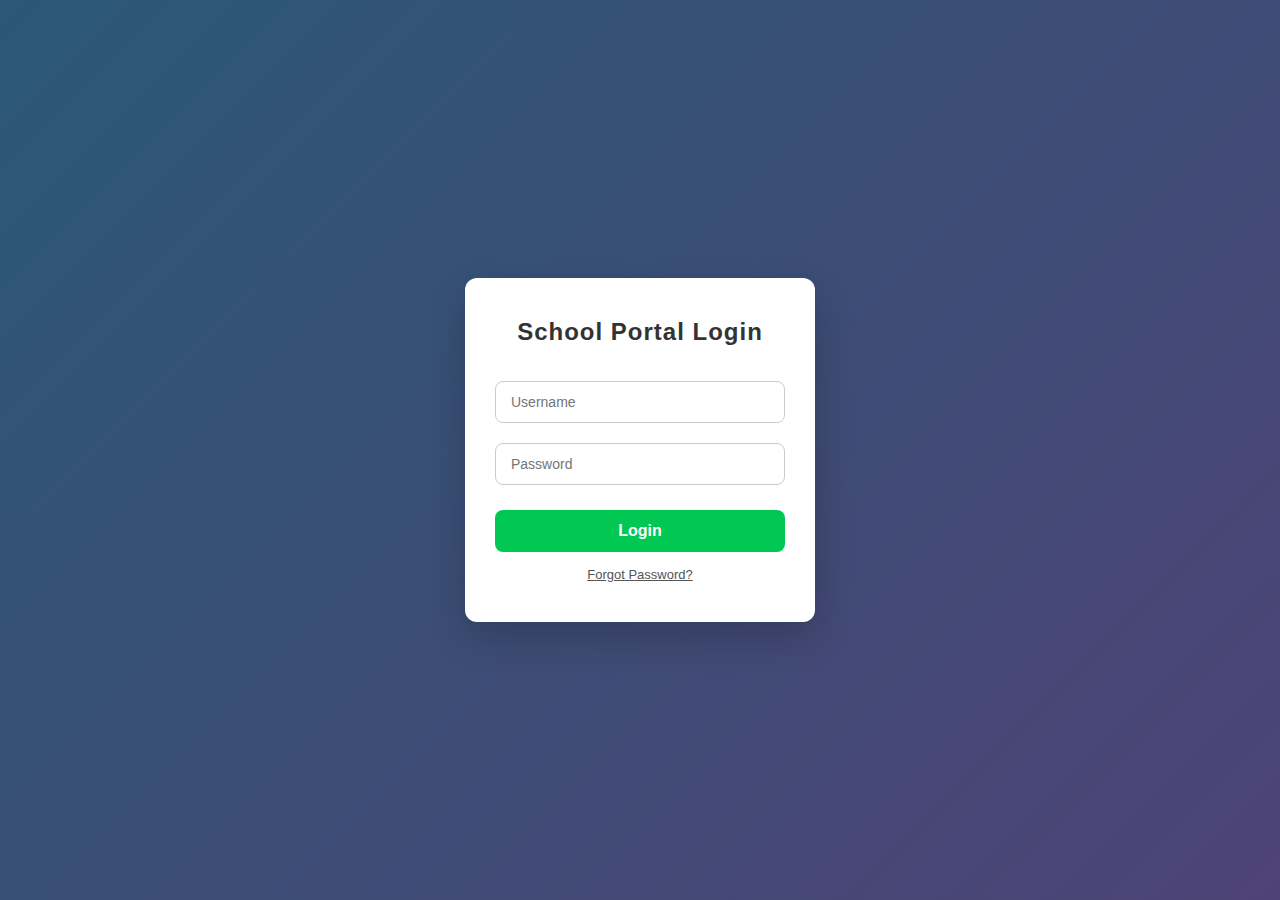
<file: index.html>
<!DOCTYPE html>
<html lang="en">
<head>
<meta charset="UTF-8">
<meta name="viewport" content="width=device-width, initial-scale=1.0">
<title>School Portal - Login</title>
<link rel="stylesheet" href="style.css">
</head>
<body>

<div class="login-container">
    <div class="login-card">
        <h2>School Portal Login</h2>
        <input type="text" id="user" placeholder="Username">
        <input type="password" id="pass" placeholder="Password">
        <button onclick="login()">Login</button>
        <p class="forgot" onclick="forgotPassword()">Forgot Password?</p>
    </div>
</div>

<script src="script.js"></script>
</body>
</html>
</file>
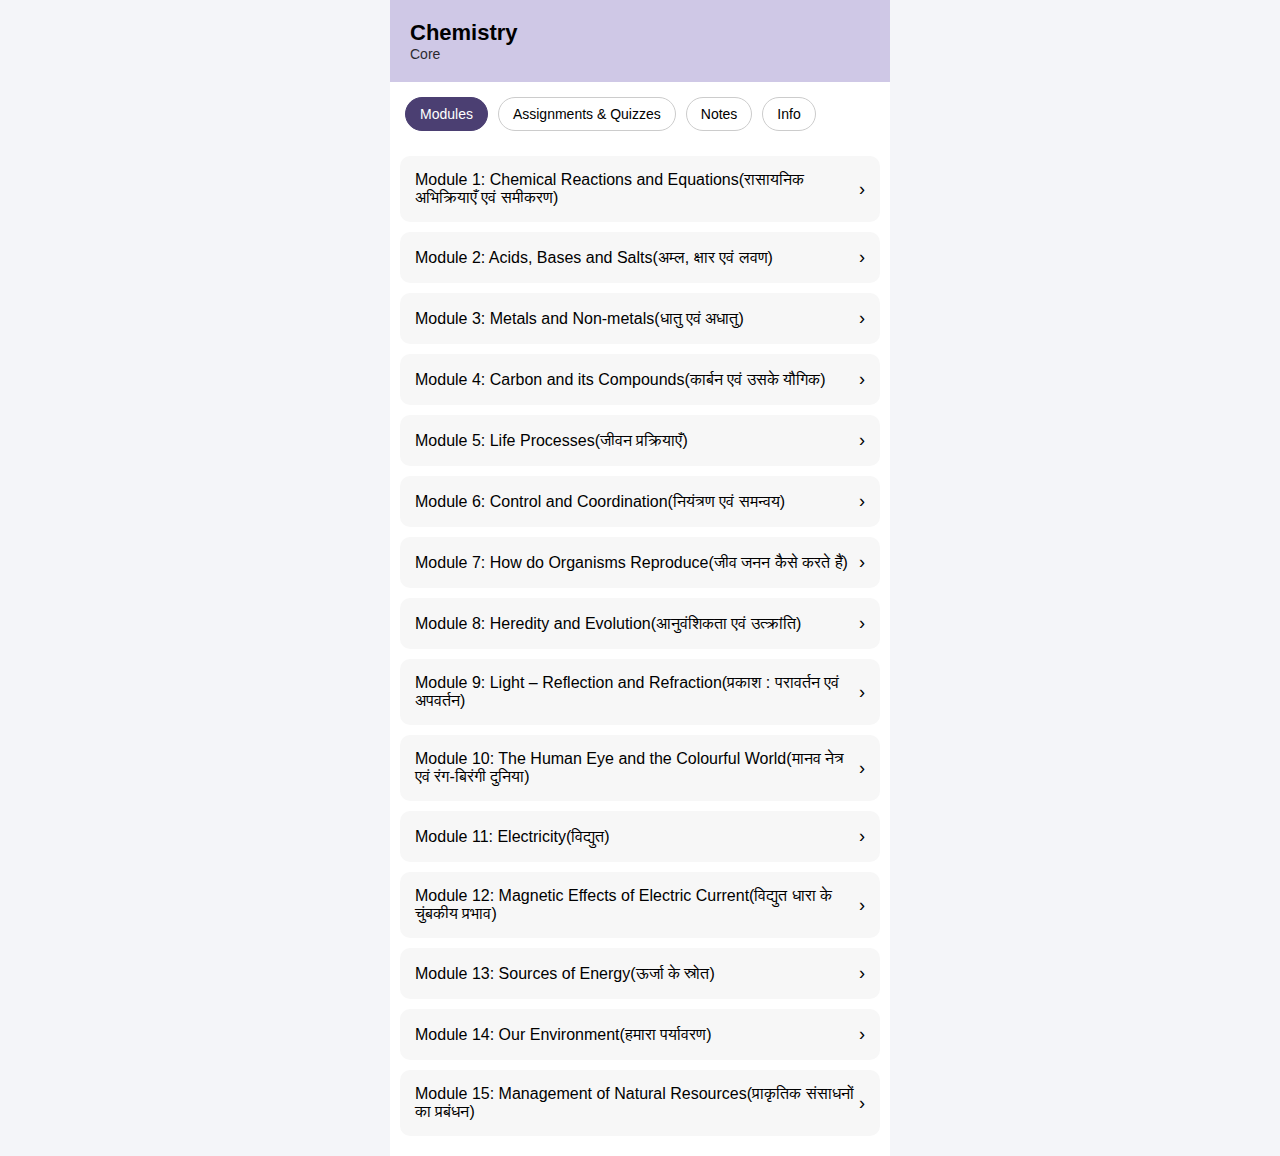
<file: Assignment10th.html>
<!DOCTYPE html>
<html lang="en">
<head>
<meta charset="UTF-8">
<meta name="viewport" content="width=device-width, initial-scale=1.0">
<title>Chemistry</title>

<style>
*{
  margin:0;
  padding:0;
  box-sizing:border-box;
  font-family: Arial, Helvetica, sans-serif;
}

body{
  background:#f4f5f9;
}

.app{
  max-width:500px;
  margin:0 auto;
  background:#fff;
  min-height:100vh;
}

/* header */
.header{
  background:#cfc8e6;
  padding:20px;
}
.header h1{
  font-size:22px;
}
.header p{
  font-size:14px;
  opacity:0.8;
}

/* tabs */
.tabs{
  display:flex;
  gap:10px;
  padding:15px;
  flex-wrap:wrap;
}
.tab{
  padding:8px 14px;
  border:1px solid #ccc;
  border-radius:20px;
  font-size:14px;
  cursor:pointer;
}
.tab.active{
  background:#4b3f72;
  color:#fff;
  border-color:#4b3f72;
}

/* list */
.list{
  padding:10px;
}
.item{
  background:#f7f7f7;
  padding:15px;
  margin-bottom:10px;
  border-radius:10px;
  display:flex;
  justify-content:space-between;
  align-items:center;
  cursor:pointer;
}
.item:hover{
  background:#ececec;
}
.arrow{
  font-size:18px;
}
</style>
</head>

<body>

<div class="app">

  <!-- Header -->
  <div class="header">
    <h1>Chemistry</h1>
    <p>Core</p>
  </div>

  <!-- Tabs -->
  <div class="tabs">
    <div class="tab active" onclick="showContent('modules', this)">Modules</div>
    <div class="tab" onclick="showContent('assignments', this)">Assignments & Quizzes</div>
    <div class="tab" onclick="showContent('notes', this)">Notes</div>
    <div class="tab" onclick="showContent('info', this)">Info</div>
  </div>

  <!-- Dynamic Content -->
  <div class="list" id="content"></div>

</div>

<script>
function showContent(type, el){

  document.querySelectorAll('.tab').forEach(tab=>{
    tab.classList.remove('active');
  });
  el.classList.add('active');

  const content = document.getElementById("content");

  if(type === "modules"){
    content.innerHTML = `
      <div class="item">Module 1: Chemical Reactions and Equations(रासायनिक अभिक्रियाएँ एवं समीकरण) <span class="arrow">›</span></div>
      <div class="item">Module 2: Acids, Bases and Salts(अम्ल, क्षार एवं लवण) <span class="arrow">›</span></div>
      <div class="item">Module 3: Metals and Non-metals(धातु एवं अधातु) <span class="arrow">›</span></div>
      <div class="item">Module 4: Carbon and its Compounds(कार्बन एवं उसके यौगिक) <span class="arrow">›</span></div>
      <div class="item">Module 5: Life Processes(जीवन प्रक्रियाएँ) <span class="arrow">›</span></div>
      <div class="item">Module 6: Control and Coordination(नियंत्रण एवं समन्वय) <span class="arrow">›</span></div>
      <div class="item">Module 7: How do Organisms Reproduce(जीव जनन कैसे करते हैं) <span class="arrow">›</span></div>
      <div class="item">Module 8: Heredity and Evolution(आनुवंशिकता एवं उत्क्रांति) <span class="arrow">›</span></div>
      <div class="item">Module 9: Light – Reflection and Refraction(प्रकाश : परावर्तन एवं अपवर्तन) <span class="arrow">›</span></div>
      <div class="item">Module 10: The Human Eye and the Colourful World(मानव नेत्र एवं रंग-बिरंगी दुनिया) <span class="arrow">›</span></div>
      <div class="item">Module 11: Electricity(विद्युत) <span class="arrow">›</span></div>
      <div class="item">Module 12: Magnetic Effects of Electric Current(विद्युत धारा के चुंबकीय प्रभाव) <span class="arrow">›</span></div>
      <div class="item">Module 13: Sources of Energy(ऊर्जा के स्रोत) <span class="arrow">›</span></div>
      <div class="item">Module 14: Our Environment(हमारा पर्यावरण) <span class="arrow">›</span></div>
      <div class="item">Module 15: Management of Natural Resources(प्राकृतिक संसाधनों का प्रबंधन) <span class="arrow">›</span></div>
      
    `;
  }

  else if(type === "assignments"){
  content.innerHTML = `
    <div class="item">
      <span>Module 1: Chemical Reactions and Equations</span>
      <input type="file" onchange="uploadAssignment(this, 1)">
    </div>

    <div class="item">
      <span>Module 2: Acids, Bases and Salts</span>
      <input type="file" onchange="uploadAssignment(this, 2)">
    </div>

    <div class="item">
      <span>Module 3: Metals and Non-metals</span>
      <input type="file" onchange="uploadAssignment(this, 3)">
    </div>

    <div class="item">
      <span>Module 4: Carbon and its Compounds</span>
      <input type="file" onchange="uploadAssignment(this, 4)">
    </div>

    <div class="item">
      <span>Module 5: Life Processes</span>
      <input type="file" onchange="uploadAssignment(this, 5)">
    </div>

    <div class="item">
      <span>Module 6: Control and Coordination</span>
      <input type="file" onchange="uploadAssignment(this, 5)">
    </div>

    <div class="item">
      <span>Module 7: How do Organisms Reproduce</span>
      <input type="file" onchange="uploadAssignment(this, 5)">
    </div>

    <div class="item">
      <span>Module 8: Heredity and Evolution</span>
      <input type="file" onchange="uploadAssignment(this, 5)">
    </div>

    <div class="item">
      <span>Module 9: Light – Reflection and Refraction</span>
      <input type="file" onchange="uploadAssignment(this, 5)">
    </div>

    <div class="item">
      <span>Module 10: The Human Eye and the Colourful World</span>
      <input type="file" onchange="uploadAssignment(this, 5)">
    </div>

    <div class="item">
      <span>Module 11: Electricity</span>
      <input type="file" onchange="uploadAssignment(this, 5)">
    </div>

    <div class="item">
      <span>Module 12: Magnetic Effects of Electric Current</span>
      <input type="file" onchange="uploadAssignment(this, 5)">
    </div>

    <div class="item">
      <span>Module 13: Sources of Energy</span>
      <input type="file" onchange="uploadAssignment(this, 5)">
    </div>

    <div class="item">
      <span>Module 14: Our Environment</span>
      <input type="file" onchange="uploadAssignment(this, 5)">
    </div>

    <div class="item">
      <span>Module 14: Management of Natural Resources</span>
      <input type="file" onchange="uploadAssignment(this, 5)">
    </div>
  `;
}

  else if(type === "notes"){
    content.innerHTML = `
      <div class="item">Notes PDF – Unit 1 <span class="arrow">›</span></div>
      <div class="item">Notes PDF – Unit 2 <span class="arrow">›</span></div>
      <div class="item">Notes PDF – Unit 3 <span class="arrow">›</span></div>
    `;
  }

  else if(type === "info"){
    content.innerHTML = `
      <div class="item">Subject: Chemistry</div>
      <div class="item">Class: 10</div>
      <div class="item">Board: UP Board</div>
    `;
  }
}

function uploadAssignment(input, moduleNo){
  if(input.files.length > 0){
    const fileName = input.files[0].name;
    alert("Assignment uploaded for Module " + moduleNo + "\nFile: " + fileName);
  }
}


/* default load */
showContent('modules', document.querySelector('.tab'));
</script>

</body>
</html>
</file>
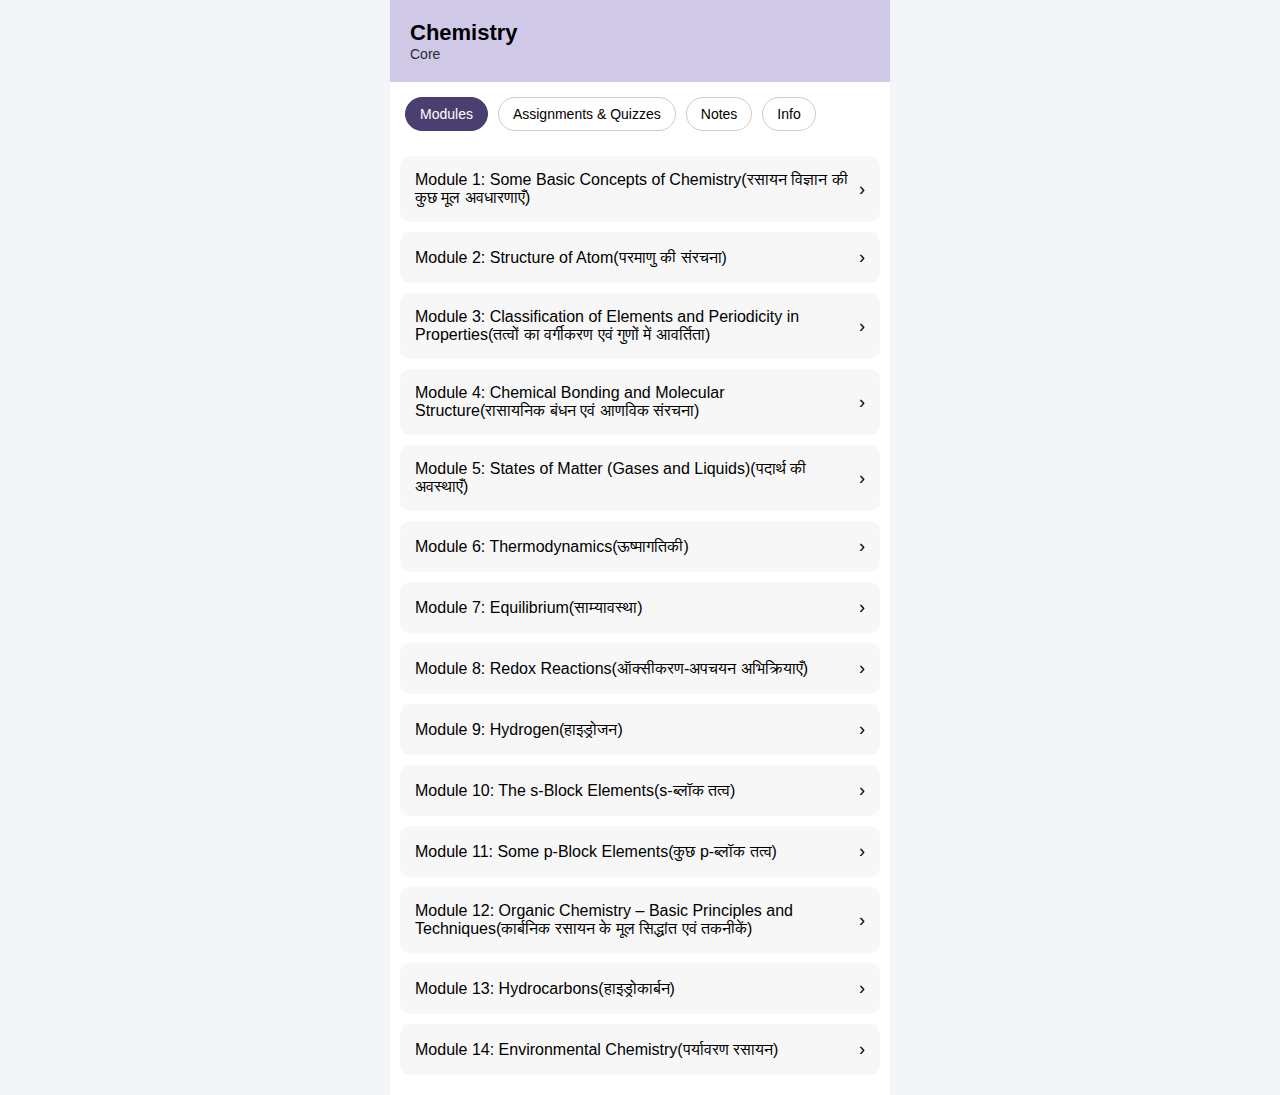
<file: Assignment11th.html>
<!DOCTYPE html>
<html lang="en">
<head>
<meta charset="UTF-8">
<meta name="viewport" content="width=device-width, initial-scale=1.0">
<title>Chemistry</title>

<style>
*{
  margin:0;
  padding:0;
  box-sizing:border-box;
  font-family: Arial, Helvetica, sans-serif;
}

body{
  background:#f4f5f9;
}

.app{
  max-width:500px;
  margin:0 auto;
  background:#fff;
  min-height:100vh;
}

/* header */
.header{
  background:#cfc8e6;
  padding:20px;
}
.header h1{
  font-size:22px;
}
.header p{
  font-size:14px;
  opacity:0.8;
}

/* tabs */
.tabs{
  display:flex;
  gap:10px;
  padding:15px;
  flex-wrap:wrap;
}
.tab{
  padding:8px 14px;
  border:1px solid #ccc;
  border-radius:20px;
  font-size:14px;
  cursor:pointer;
}
.tab.active{
  background:#4b3f72;
  color:#fff;
  border-color:#4b3f72;
}

/* list */
.list{
  padding:10px;
}
.item{
  background:#f7f7f7;
  padding:15px;
  margin-bottom:10px;
  border-radius:10px;
  display:flex;
  justify-content:space-between;
  align-items:center;
  cursor:pointer;
}
.item:hover{
  background:#ececec;
}
.arrow{
  font-size:18px;
}
</style>
</head>

<body>

<div class="app">

  <!-- Header -->
  <div class="header">
    <h1>Chemistry</h1>
    <p>Core</p>
  </div>

  <!-- Tabs -->
  <div class="tabs">
    <div class="tab active" onclick="showContent('modules', this)">Modules</div>
    <div class="tab" onclick="showContent('assignments', this)">Assignments & Quizzes</div>
    <div class="tab" onclick="showContent('notes', this)">Notes</div>
    <div class="tab" onclick="showContent('info', this)">Info</div>
  </div>

  <!-- Dynamic Content -->
  <div class="list" id="content"></div>

</div>

<script>
function showContent(type, el){

  document.querySelectorAll('.tab').forEach(tab=>{
    tab.classList.remove('active');
  });
  el.classList.add('active');

  const content = document.getElementById("content");

  if(type === "modules"){
    content.innerHTML = `
      <div class="item">Module 1: Some Basic Concepts of Chemistry(रसायन विज्ञान की कुछ मूल अवधारणाएँ) <span class="arrow">›</span></div>
      <div class="item">Module 2: Structure of Atom(परमाणु की संरचना) <span class="arrow">›</span></div>
      <div class="item">Module 3: Classification of Elements and Periodicity in Properties(तत्वों का वर्गीकरण एवं गुणों में आवर्तिता) <span class="arrow">›</span></div>
      <div class="item">Module 4: Chemical Bonding and Molecular Structure(रासायनिक बंधन एवं आणविक संरचना) <span class="arrow">›</span></div>
      <div class="item">Module 5: States of Matter (Gases and Liquids)(पदार्थ की अवस्थाएँ) <span class="arrow">›</span></div>
      <div class="item">Module 6: Thermodynamics(ऊष्मागतिकी) <span class="arrow">›</span></div>
      <div class="item">Module 7: Equilibrium(साम्यावस्था)<span class="arrow">›</span></div>
      <div class="item">Module 8: Redox Reactions(ऑक्सीकरण-अपचयन अभिक्रियाएँ) <span class="arrow">›</span></div>
      <div class="item">Module 9: Hydrogen(हाइड्रोजन) <span class="arrow">›</span></div>
      <div class="item">Module 10: The s-Block Elements(s-ब्लॉक तत्व) <span class="arrow">›</span></div>
      <div class="item">Module 11: Some p-Block Elements(कुछ p-ब्लॉक तत्व) <span class="arrow">›</span></div>
      <div class="item">Module 12: Organic Chemistry – Basic Principles and Techniques(कार्बनिक रसायन के मूल सिद्धांत एवं तकनीकें) <span class="arrow">›</span></div>
      <div class="item">Module 13: Hydrocarbons(हाइड्रोकार्बन) <span class="arrow">›</span></div>
      <div class="item">Module 14: Environmental Chemistry(पर्यावरण रसायन) <span class="arrow">›</span></div>
    `;
  }

  else if(type === "assignments"){
  content.innerHTML = `
    <div class="item">
      <span>Module 1: Some Basic Concepts of Chemistry</span>
      <input type="file" onchange="uploadAssignment(this, 1)">
    </div>

    <div class="item">
      <span>Module 2: Structure of Atom</span>
      <input type="file" onchange="uploadAssignment(this, 2)">
    </div>

    <div class="item">
      <span>Module 3:Classification of Elements and Periodicity in Properties</span>
      <input type="file" onchange="uploadAssignment(this, 3)">
    </div>

    <div class="item">
      <span>Module 4: Chemical Bonding and Molecular Structure</span>
      <input type="file" onchange="uploadAssignment(this, 4)">
    </div>

    <div class="item">
      <span>Module 5: States of Matter (Gases and Liquids)</span>
      <input type="file" onchange="uploadAssignment(this, 5)">
    </div>

    <div class="item">
      <span>Module 6: Thermodynamics</span>
      <input type="file" onchange="uploadAssignment(this, 5)">
    </div>

    <div class="item">
      <span>Module 7: Equilibrium</span>
      <input type="file" onchange="uploadAssignment(this, 5)">
    </div>

    <div class="item">
      <span>Module 8: Redox Reactions</span>
      <input type="file" onchange="uploadAssignment(this, 5)">
    </div>

    <div class="item">
      <span>Module 9: Hydrogen</span>
      <input type="file" onchange="uploadAssignment(this, 5)">
    </div>

    <div class="item">
      <span>Module 10: The s-Block Elements</span>
      <input type="file" onchange="uploadAssignment(this, 5)">
    </div>

    <div class="item">
      <span>Module 11: Some p-Block Elements</span>
      <input type="file" onchange="uploadAssignment(this, 5)">
    </div>

    <div class="item">
      <span>Module 12: Organic Chemistry – Basic Principles and Techniques</span>
      <input type="file" onchange="uploadAssignment(this, 5)">
    </div>

    <div class="item">
      <span>Module 13: Hydrocarbons</span>
      <input type="file" onchange="uploadAssignment(this, 5)">
    </div>

    <div class="item">
      <span>Module 14: Environmental Chemistry</span>
      <input type="file" onchange="uploadAssignment(this, 5)">
    </div>
  `;
}

  else if(type === "notes"){
    content.innerHTML = `
      <div class="item">Notes PDF – Unit 1 <span class="arrow">›</span></div>
      <div class="item">Notes PDF – Unit 2 <span class="arrow">›</span></div>
      <div class="item">Notes PDF – Unit 3 <span class="arrow">›</span></div>
    `;
  }

  else if(type === "info"){
    content.innerHTML = `
      <div class="item">Subject: Chemistry</div>
      <div class="item">Class: 11</div>
      <div class="item">Board: UP Board</div>
    `;
  }
}

function uploadAssignment(input, moduleNo){
  if(input.files.length > 0){
    const fileName = input.files[0].name;
    alert("Assignment uploaded for Module " + moduleNo + "\nFile: " + fileName);
  }
}


/* default load */
showContent('modules', document.querySelector('.tab'));
</script>

</body>
</html>
</file>
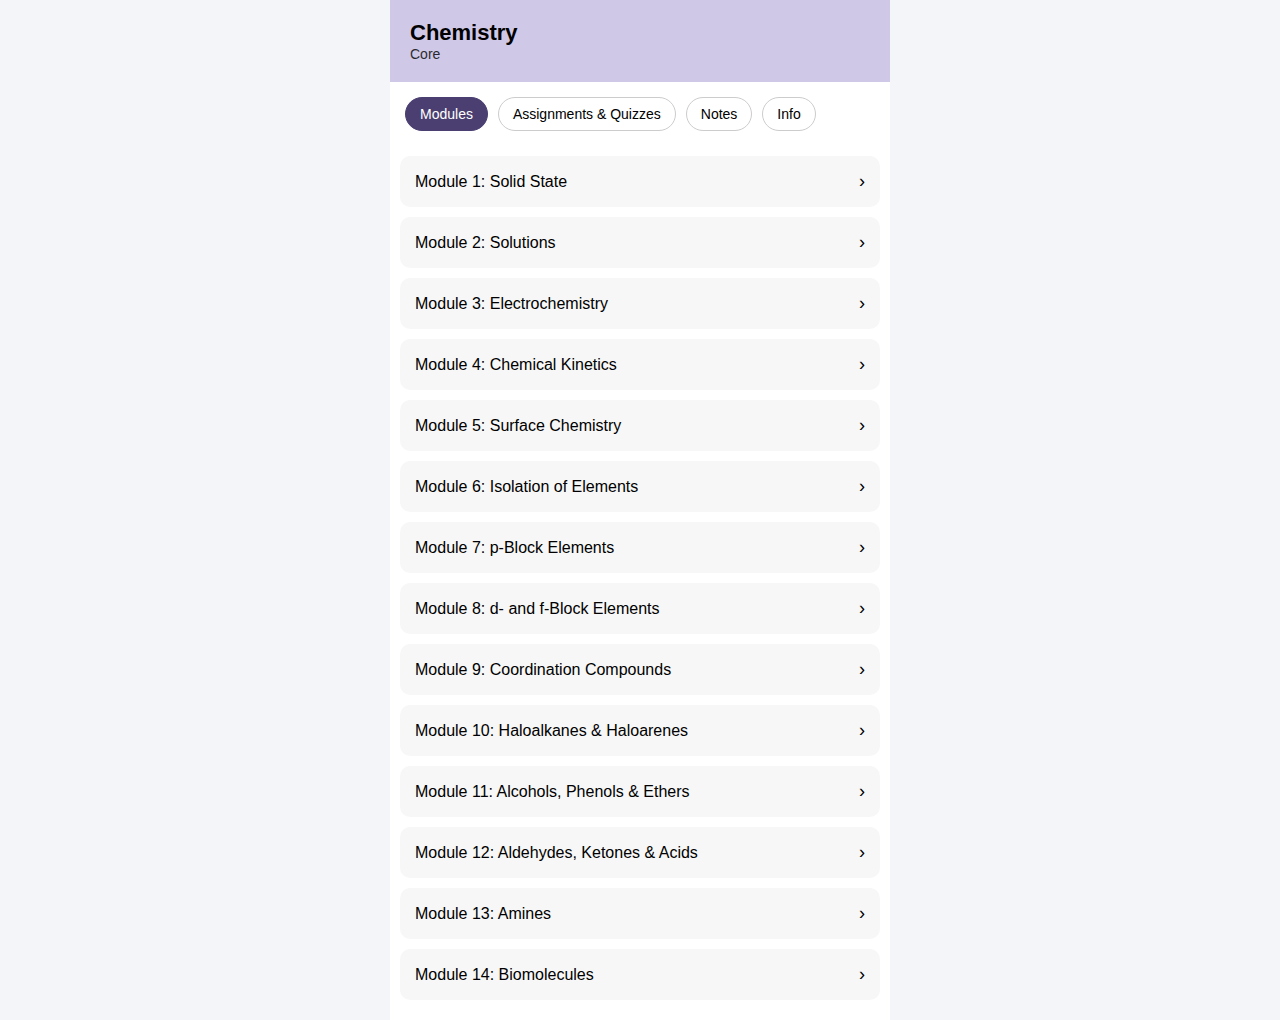
<file: Assignment12th.html>
<!DOCTYPE html>
<html lang="en">
<head>
<meta charset="UTF-8">
<meta name="viewport" content="width=device-width, initial-scale=1.0">
<title>Chemistry</title>

<style>
*{
  margin:0;
  padding:0;
  box-sizing:border-box;
  font-family: Arial, Helvetica, sans-serif;
}

body{
  background:#f4f5f9;
}

.app{
  max-width:500px;
  margin:0 auto;
  background:#fff;
  min-height:100vh;
}

/* header */
.header{
  background:#cfc8e6;
  padding:20px;
}
.header h1{
  font-size:22px;
}
.header p{
  font-size:14px;
  opacity:0.8;
}

/* tabs */
.tabs{
  display:flex;
  gap:10px;
  padding:15px;
  flex-wrap:wrap;
}
.tab{
  padding:8px 14px;
  border:1px solid #ccc;
  border-radius:20px;
  font-size:14px;
  cursor:pointer;
}
.tab.active{
  background:#4b3f72;
  color:#fff;
  border-color:#4b3f72;
}

/* list */
.list{
  padding:10px;
}
.item{
  background:#f7f7f7;
  padding:15px;
  margin-bottom:10px;
  border-radius:10px;
  display:flex;
  justify-content:space-between;
  align-items:center;
  cursor:pointer;
}
.item:hover{
  background:#ececec;
}
.arrow{
  font-size:18px;
}
</style>
</head>

<body>

<div class="app">

  <!-- Header -->
  <div class="header">
    <h1>Chemistry</h1>
    <p>Core</p>
  </div>

  <!-- Tabs -->
  <div class="tabs">
    <div class="tab active" onclick="showContent('modules', this)">Modules</div>
    <div class="tab" onclick="showContent('assignments', this)">Assignments & Quizzes</div>
    <div class="tab" onclick="showContent('notes', this)">Notes</div>
    <div class="tab" onclick="showContent('info', this)">Info</div>
  </div>

  <!-- Dynamic Content -->
  <div class="list" id="content"></div>

</div>

<script>
function showContent(type, el){

  document.querySelectorAll('.tab').forEach(tab=>{
    tab.classList.remove('active');
  });
  el.classList.add('active');

  const content = document.getElementById("content");

  if(type === "modules"){
    content.innerHTML = `
      <div class="item">Module 1: Solid State <span class="arrow">›</span></div>
      <div class="item">Module 2: Solutions <span class="arrow">›</span></div>
      <div class="item">Module 3: Electrochemistry <span class="arrow">›</span></div>
      <div class="item">Module 4: Chemical Kinetics <span class="arrow">›</span></div>
      <div class="item">Module 5: Surface Chemistry <span class="arrow">›</span></div>
      <div class="item">Module 6: Isolation of Elements <span class="arrow">›</span></div>
      <div class="item">Module 7: p-Block Elements <span class="arrow">›</span></div>
      <div class="item">Module 8: d- and f-Block Elements <span class="arrow">›</span></div>
      <div class="item">Module 9: Coordination Compounds <span class="arrow">›</span></div>
      <div class="item">Module 10: Haloalkanes & Haloarenes <span class="arrow">›</span></div>
      <div class="item">Module 11: Alcohols, Phenols & Ethers <span class="arrow">›</span></div>
      <div class="item">Module 12: Aldehydes, Ketones & Acids <span class="arrow">›</span></div>
      <div class="item">Module 13: Amines <span class="arrow">›</span></div>
      <div class="item">Module 14: Biomolecules <span class="arrow">›</span></div>
    `;
  }

  else if(type === "assignments"){
  content.innerHTML = `
    <div class="item">
      <span>Module 1: Solid State</span>
      <input type="file" onchange="uploadAssignment(this, 1)">
    </div>

    <div class="item">
      <span>Module 2: Solutions</span>
      <input type="file" onchange="uploadAssignment(this, 2)">
    </div>

    <div class="item">
      <span>Module 3: Electrochemistry</span>
      <input type="file" onchange="uploadAssignment(this, 3)">
    </div>

    <div class="item">
      <span>Module 4: Chemical Kinetics</span>
      <input type="file" onchange="uploadAssignment(this, 4)">
    </div>

    <div class="item">
      <span>Module 5: Surface Chemistry</span>
      <input type="file" onchange="uploadAssignment(this, 5)">
    </div>

    <div class="item">
      <span>Module 6: Surface Chemistry</span>
      <input type="file" onchange="uploadAssignment(this, 5)">
    </div>

    <div class="item">
      <span>Module 7: Surface Chemistry</span>
      <input type="file" onchange="uploadAssignment(this, 5)">
    </div>

    <div class="item">
      <span>Module 8: Surface Chemistry</span>
      <input type="file" onchange="uploadAssignment(this, 5)">
    </div>

    <div class="item">
      <span>Module 9: Surface Chemistry</span>
      <input type="file" onchange="uploadAssignment(this, 5)">
    </div>

    <div class="item">
      <span>Module 10: Surface Chemistry</span>
      <input type="file" onchange="uploadAssignment(this, 5)">
    </div>

    <div class="item">
      <span>Module 11: Surface Chemistry</span>
      <input type="file" onchange="uploadAssignment(this, 5)">
    </div>

    <div class="item">
      <span>Module 12: Surface Chemistry</span>
      <input type="file" onchange="uploadAssignment(this, 5)">
    </div>

    <div class="item">
      <span>Module 13: Surface Chemistry</span>
      <input type="file" onchange="uploadAssignment(this, 5)">
    </div>

    <div class="item">
      <span>Module 14: Surface Chemistry</span>
      <input type="file" onchange="uploadAssignment(this, 5)">
    </div>
  `;
}

  else if(type === "notes"){
    content.innerHTML = `
      <div class="item">Notes PDF – Unit 1 <span class="arrow">›</span></div>
      <div class="item">Notes PDF – Unit 2 <span class="arrow">›</span></div>
      <div class="item">Notes PDF – Unit 3 <span class="arrow">›</span></div>
    `;
  }

  else if(type === "info"){
    content.innerHTML = `
      <div class="item">Subject: Chemistry</div>
      <div class="item">Class: 12</div>
      <div class="item">Board: UP Board</div>
    `;
  }
}

function uploadAssignment(input, moduleNo){
  if(input.files.length > 0){
    const fileName = input.files[0].name;
    alert("Assignment uploaded for Module " + moduleNo + "\nFile: " + fileName);
  }
}


/* default load */
showContent('modules', document.querySelector('.tab'));
</script>

</body>
</html>
</file>
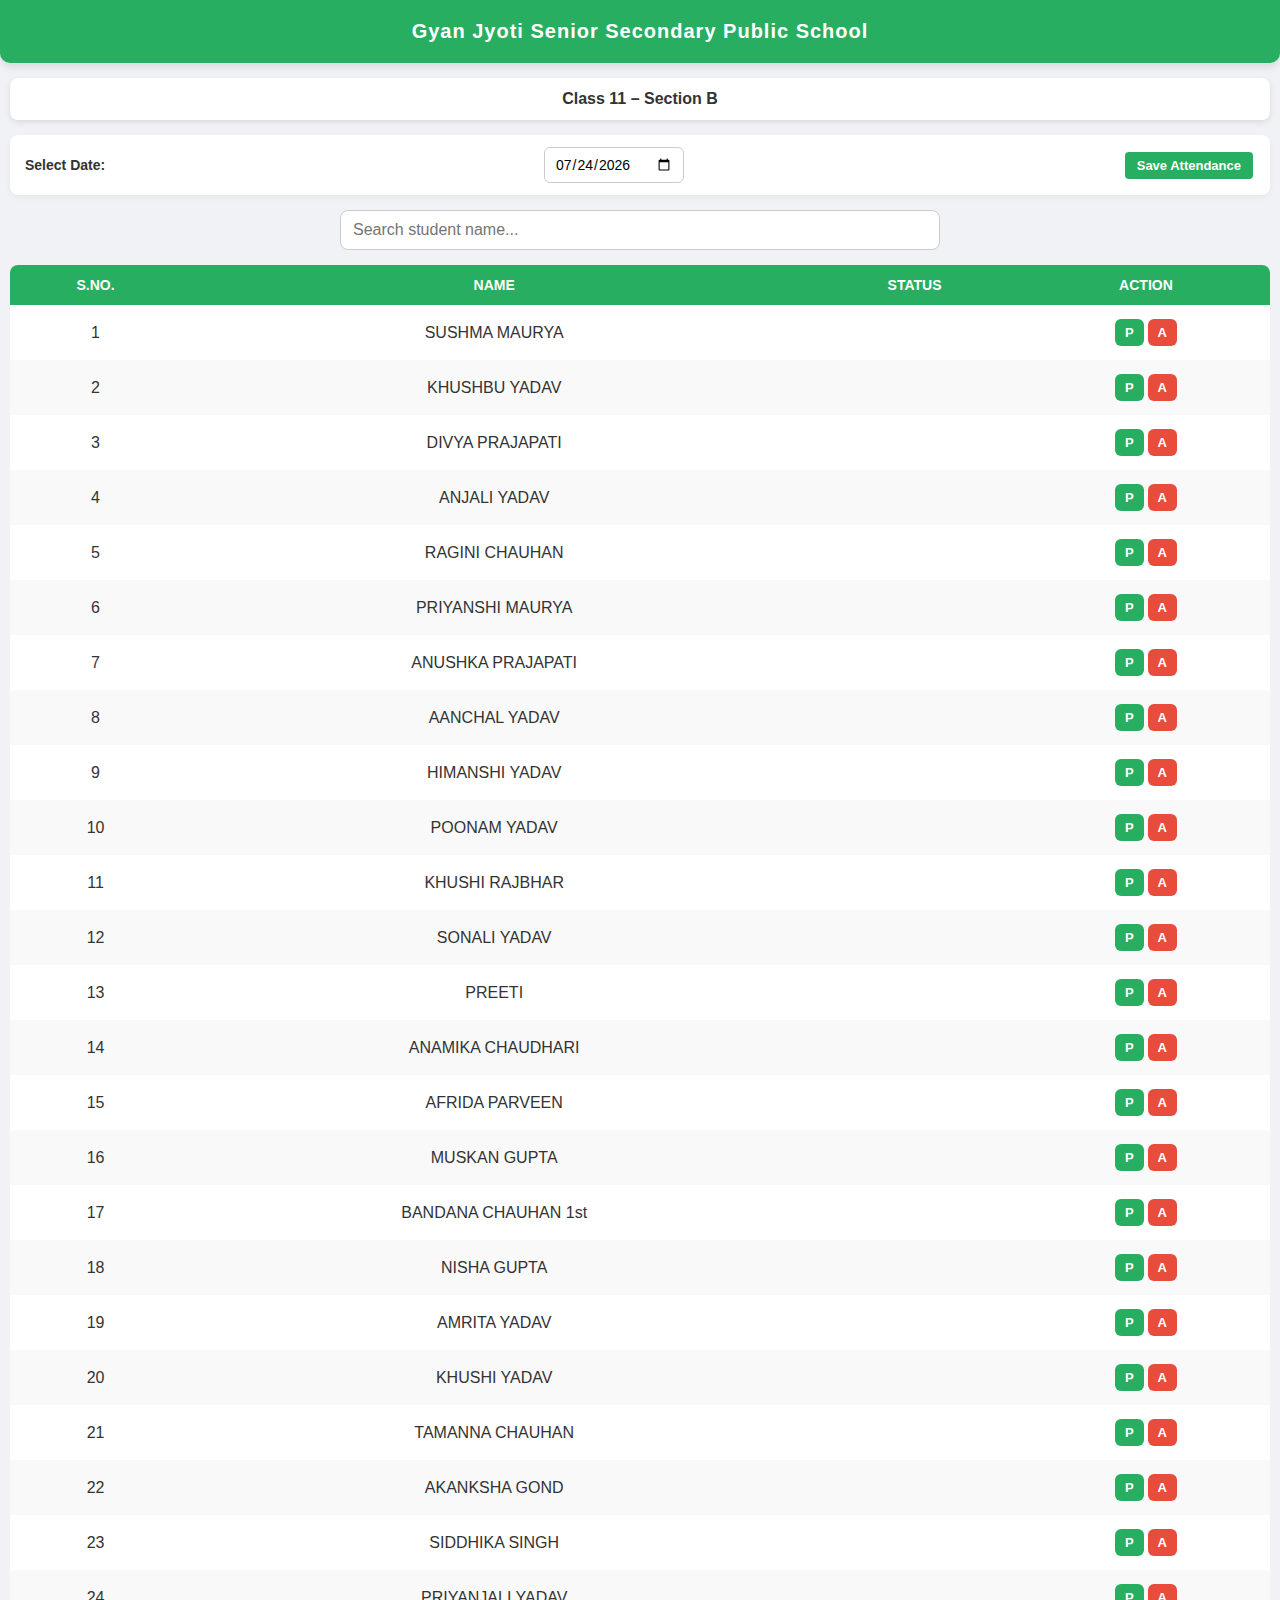
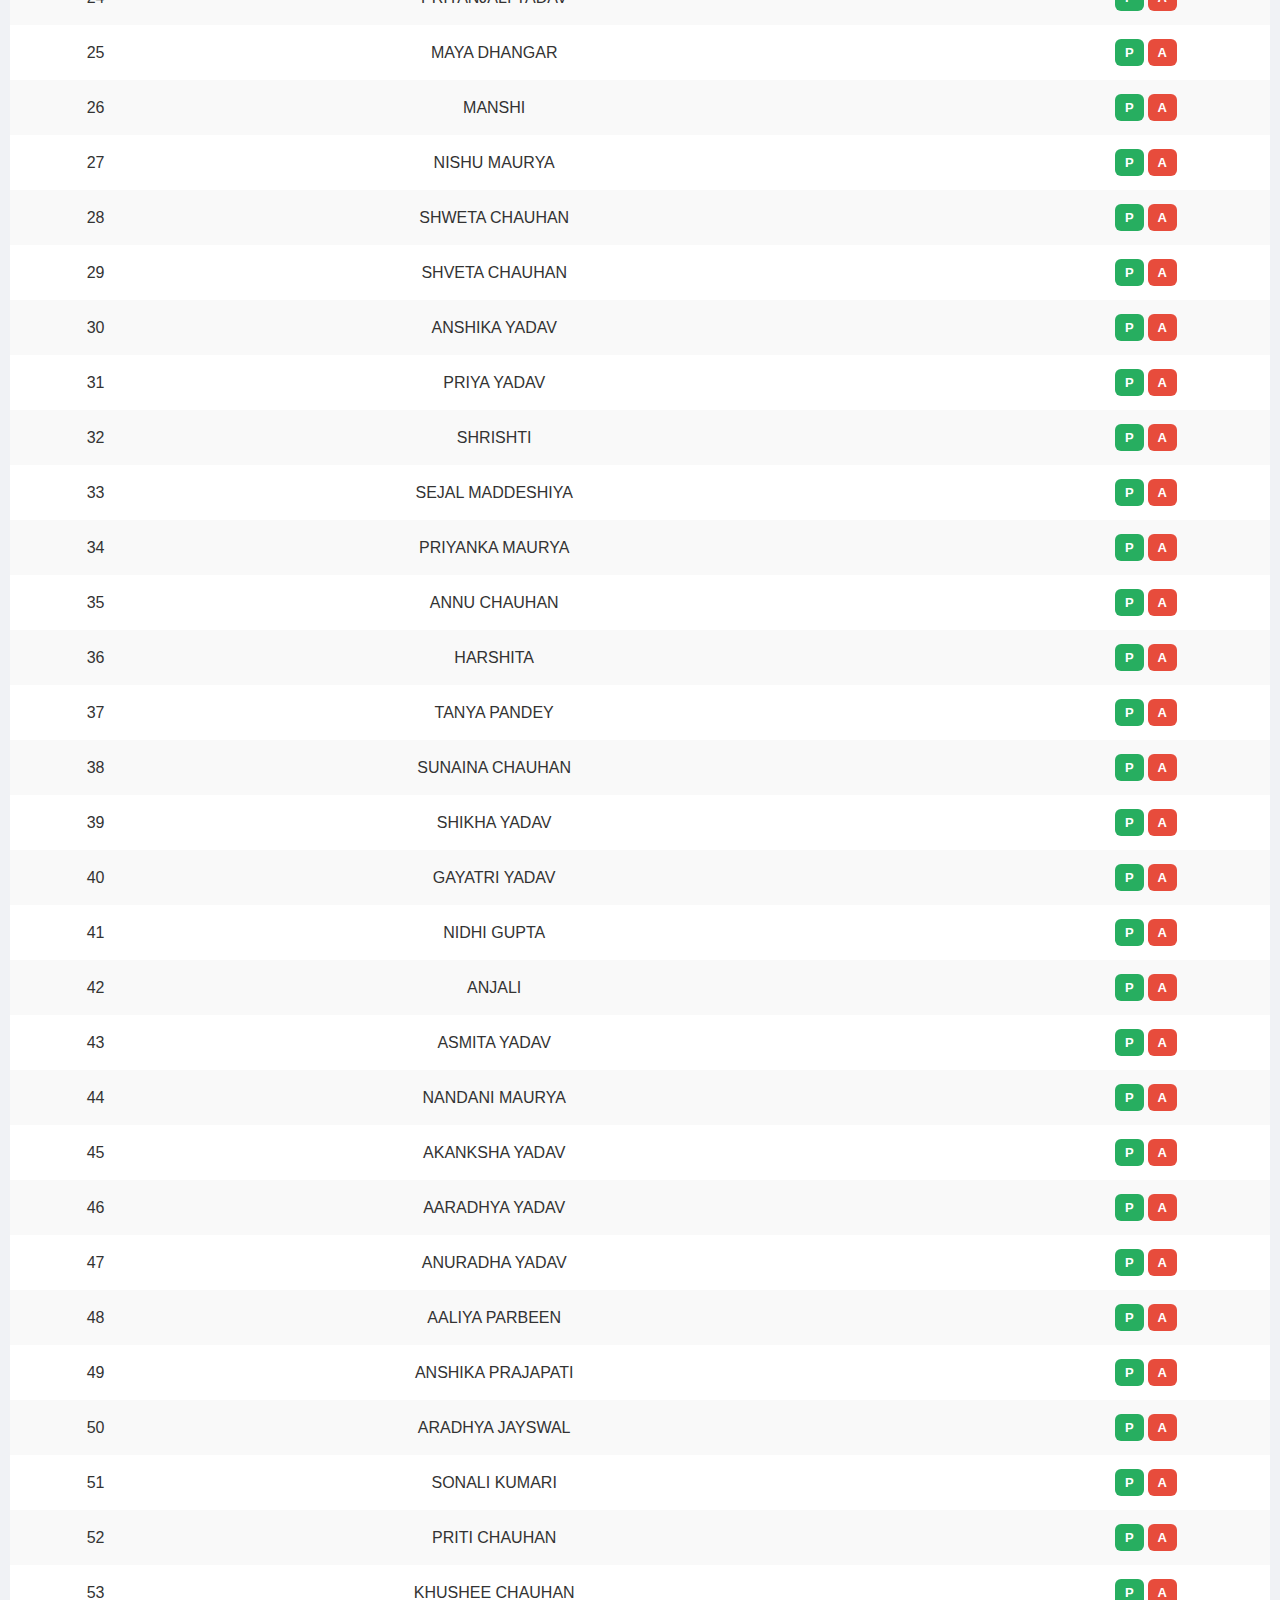
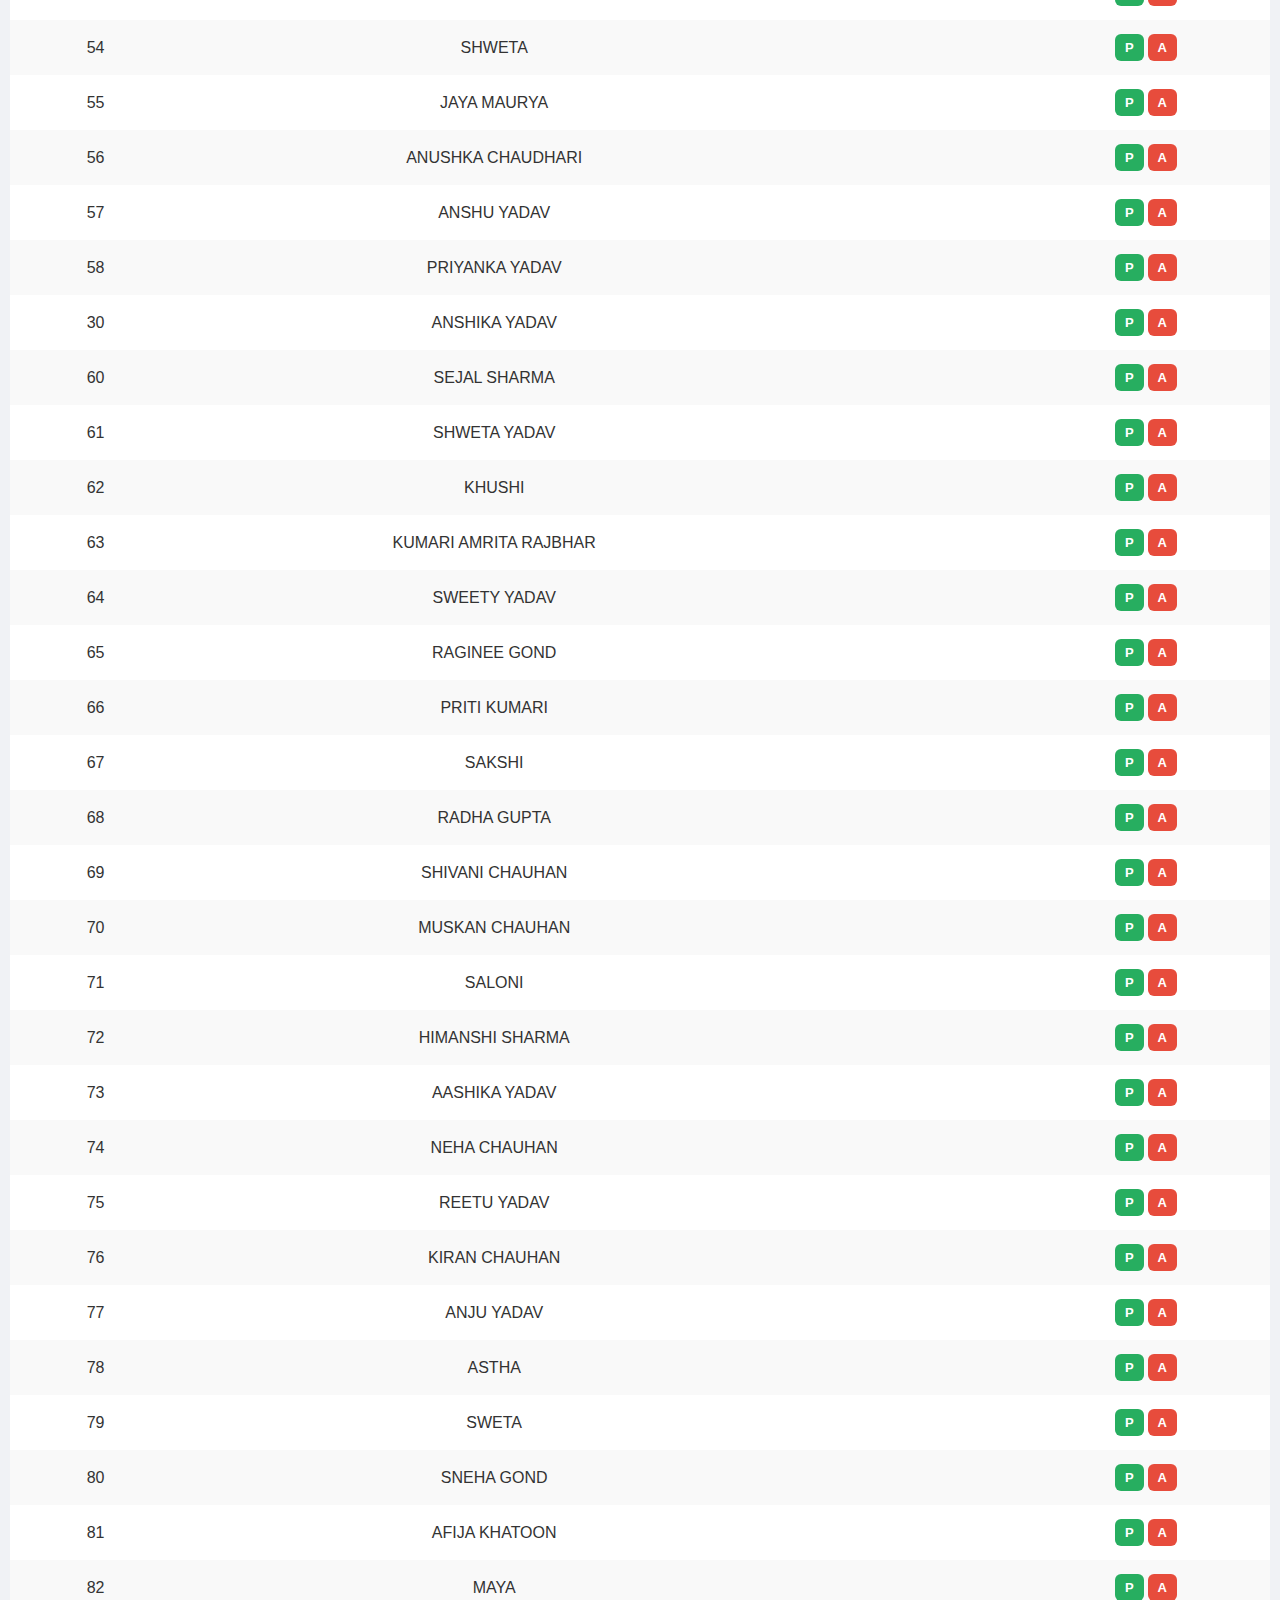
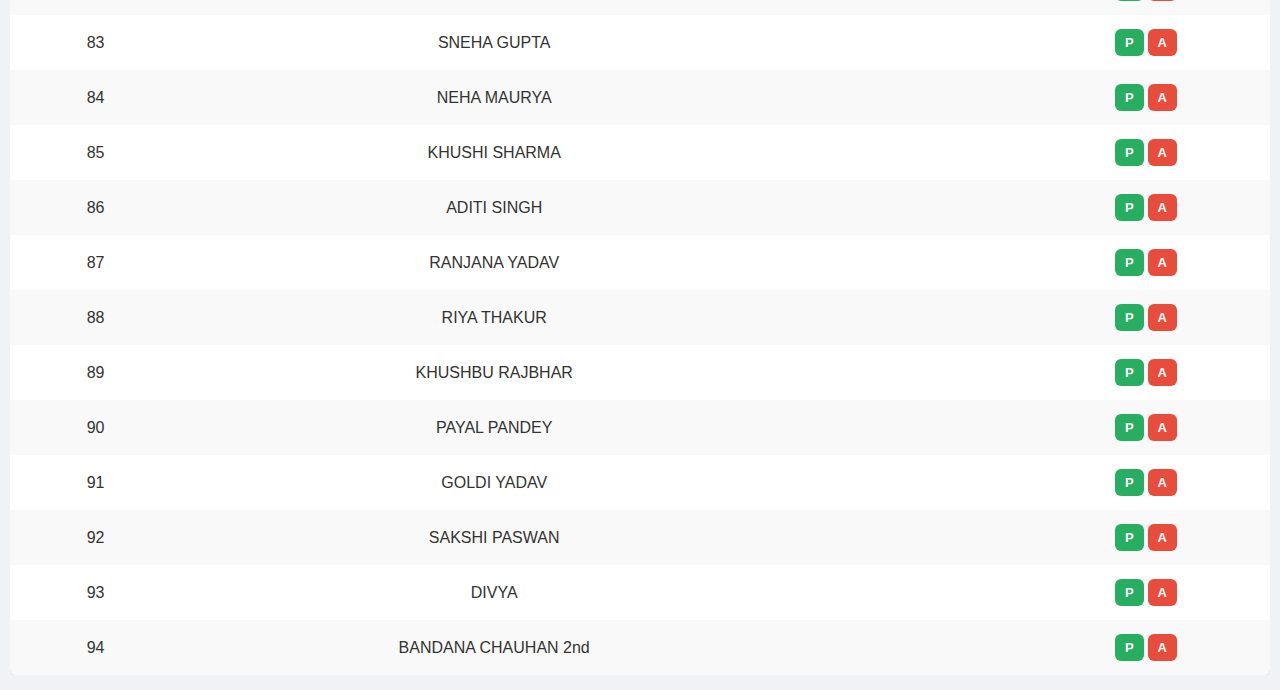
<file: attendence.html>
<!DOCTYPE html>
<html lang="en">
<head>
<meta charset="UTF-8">
<title>Attendance - Class 11 B</title>
<meta name="viewport" content="width=device-width, initial-scale=1.0">
<link rel="stylesheet" href="attendence.css">
</head>
<body>

<header class="header">
  <h1>Gyan Jyoti Senior Secondary Public School</h1>
</header>

<div class="class-info">
  Class 11 – Section B
</div>

<div class="date-box">
  <label>Select Date:</label>
  <input type="date" id="attDate">
  <button onclick="saveAttendance()" style="background:#27ae60;color:white;padding:6px 12px;border:none;border-radius:4px;cursor:pointer;">Save Attendance</button>
</div>

<!-- Search Bar -->
<div class="search-box">
  <input type="text" id="searchInput" placeholder="Search student name...">
</div>


<div class="student-list">
  <table id="attendanceTable">
    <thead>
      <tr>
        <th>S.No.</th>
        <th>Name</th>
        <th>Status</th>
        <th>Action</th>
      </tr>
    </thead>
    <tbody>
      <!-- JS will generate rows -->
    </tbody>
  </table>
</div>

<script src="attendence.js"></script>
</body>
</html>
</file>
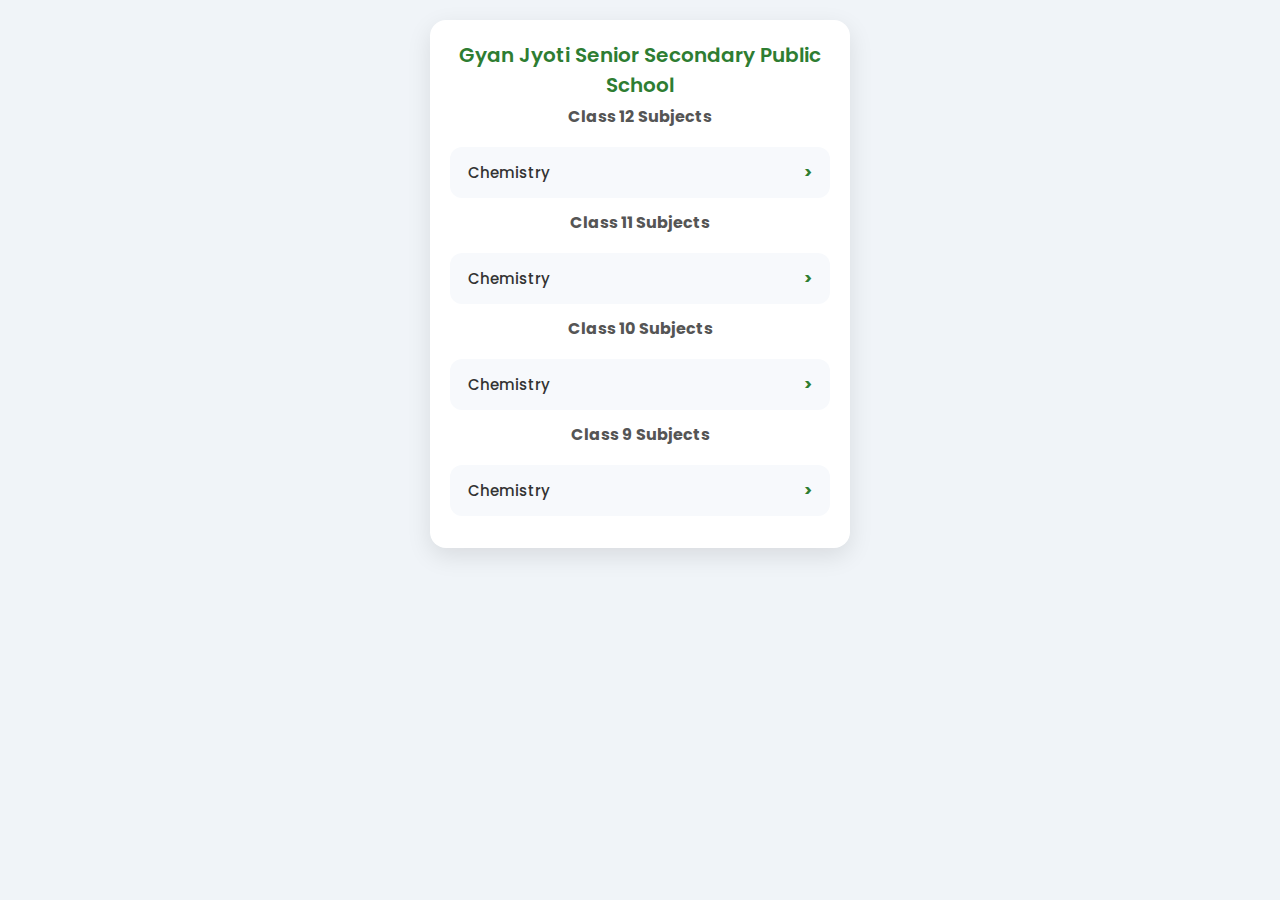
<file: course.html>
<!DOCTYPE html>
<html lang="en">
<head>
  <meta charset="UTF-8">
  <title>Class 12 Subjects</title>
  <link rel="stylesheet" href="course.css">
</head>
<body>

  <div class="container">
    <h1 class="school-name">Gyan Jyoti Senior Secondary Public School</h1>
    <h2 class="class-title">Class 12 Subjects</h2>

    <ul class="subject-list">
      <li>
  <a href="Assignment12th.html">
    Chemistry <span class="arrow">&gt;</span>
  </a>
</li>
    </ul>

    <h2 class="class-title">Class 11 Subjects</h2>

    <ul class="subject-list">
      <li>
  <a href="Assignment11th.html">
    Chemistry <span class="arrow">&gt;</span>
  </a>
</li>
    </ul>

    <h2 class="class-title">Class 10 Subjects</h2>

    <ul class="subject-list">
      <li>
  <a href="Assignment10th.html">
    Chemistry <span class="arrow">&gt;</span>
  </a>
</li>
    </ul>

    <h2 class="class-title">Class 9 Subjects</h2>

    <ul class="subject-list">
      <li>
  <a href="Assignment.html">
    Chemistry <span class="arrow">&gt;</span>
  </a>
</li>
    </ul>
  </div>

</body>
</html>
</file>
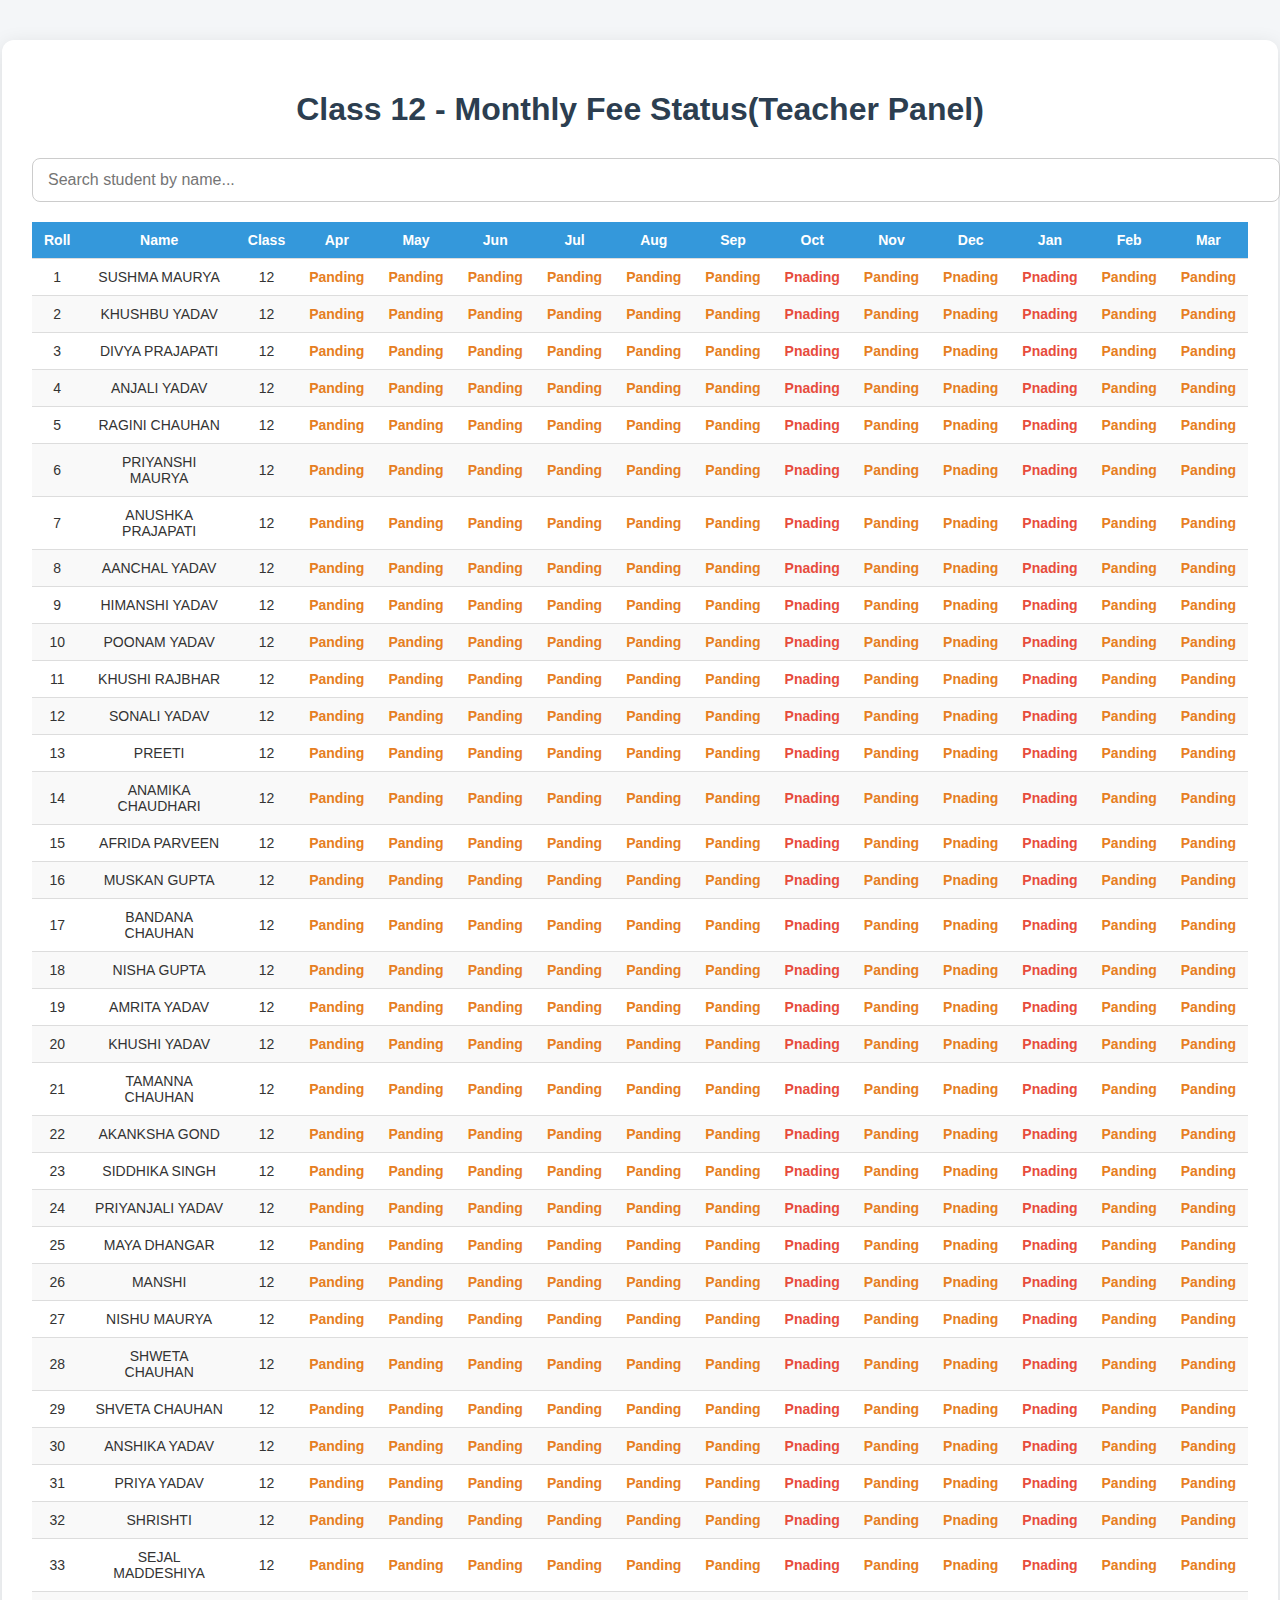
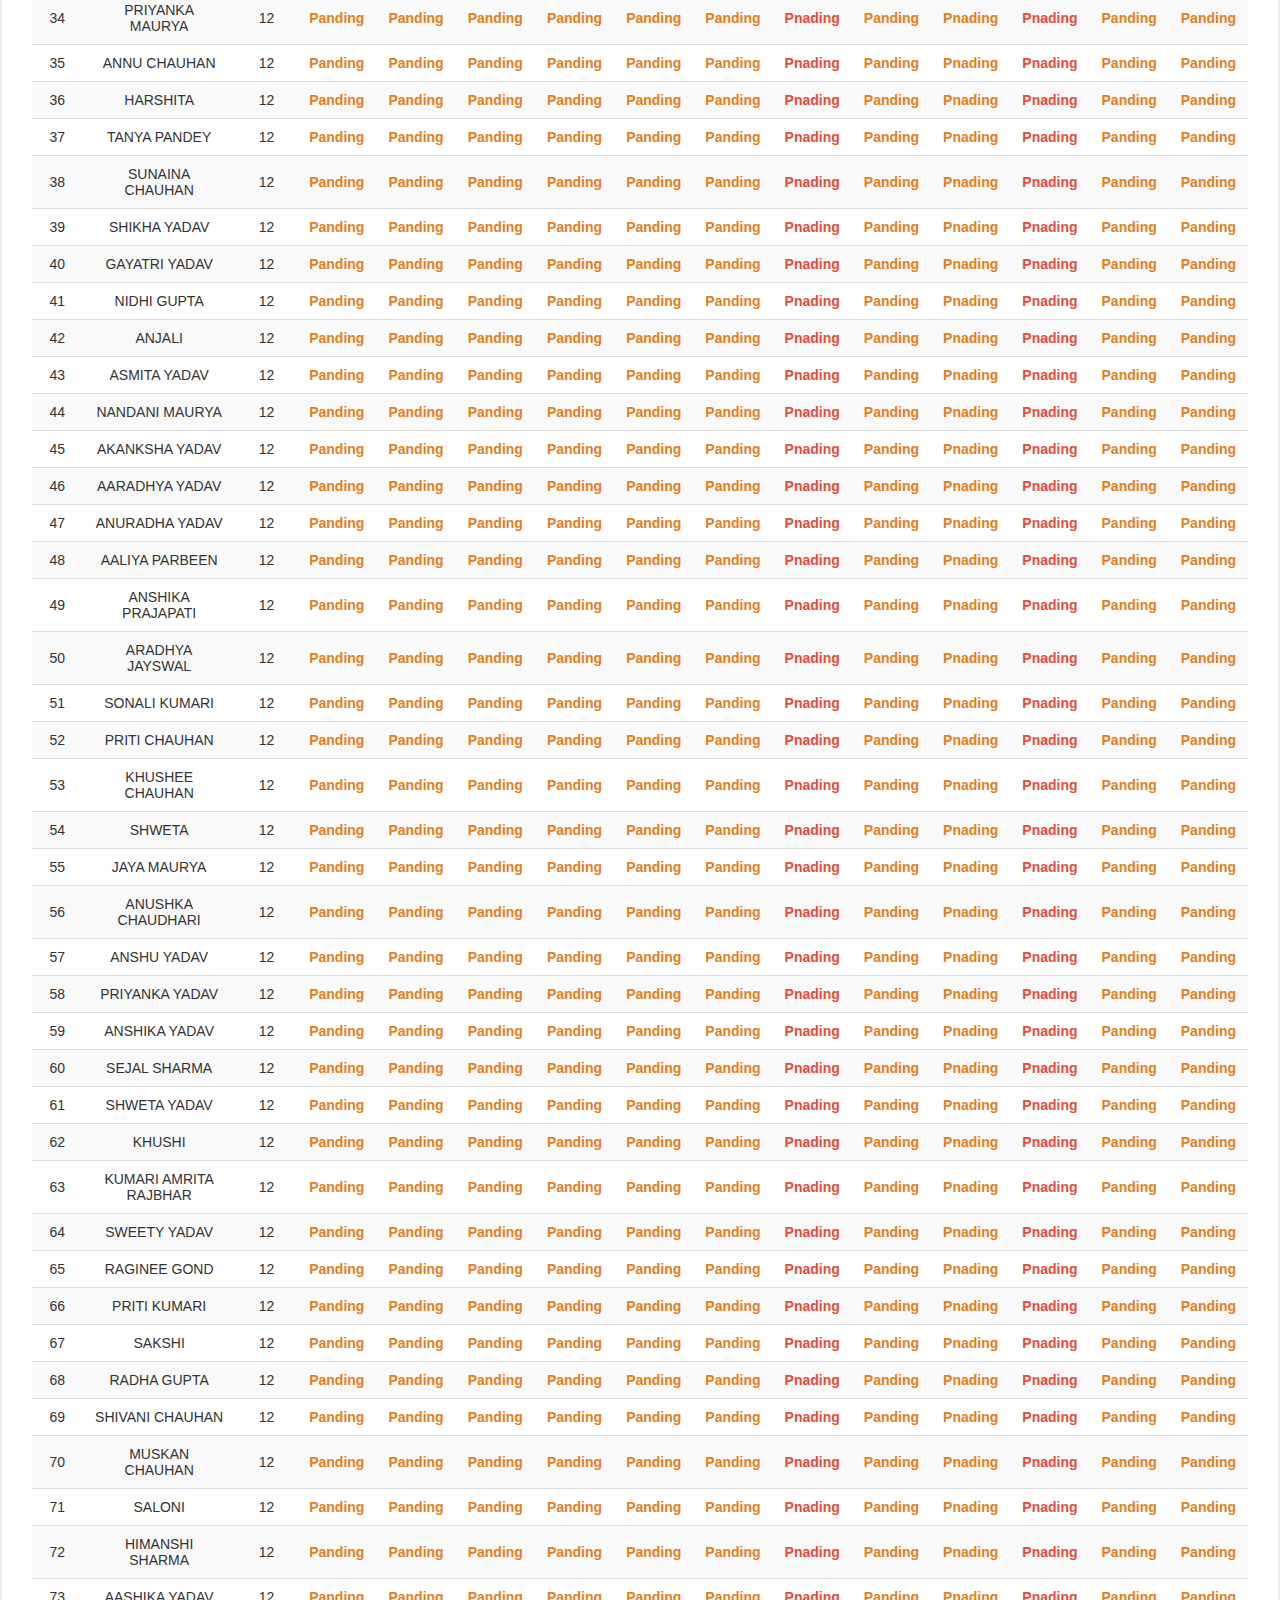
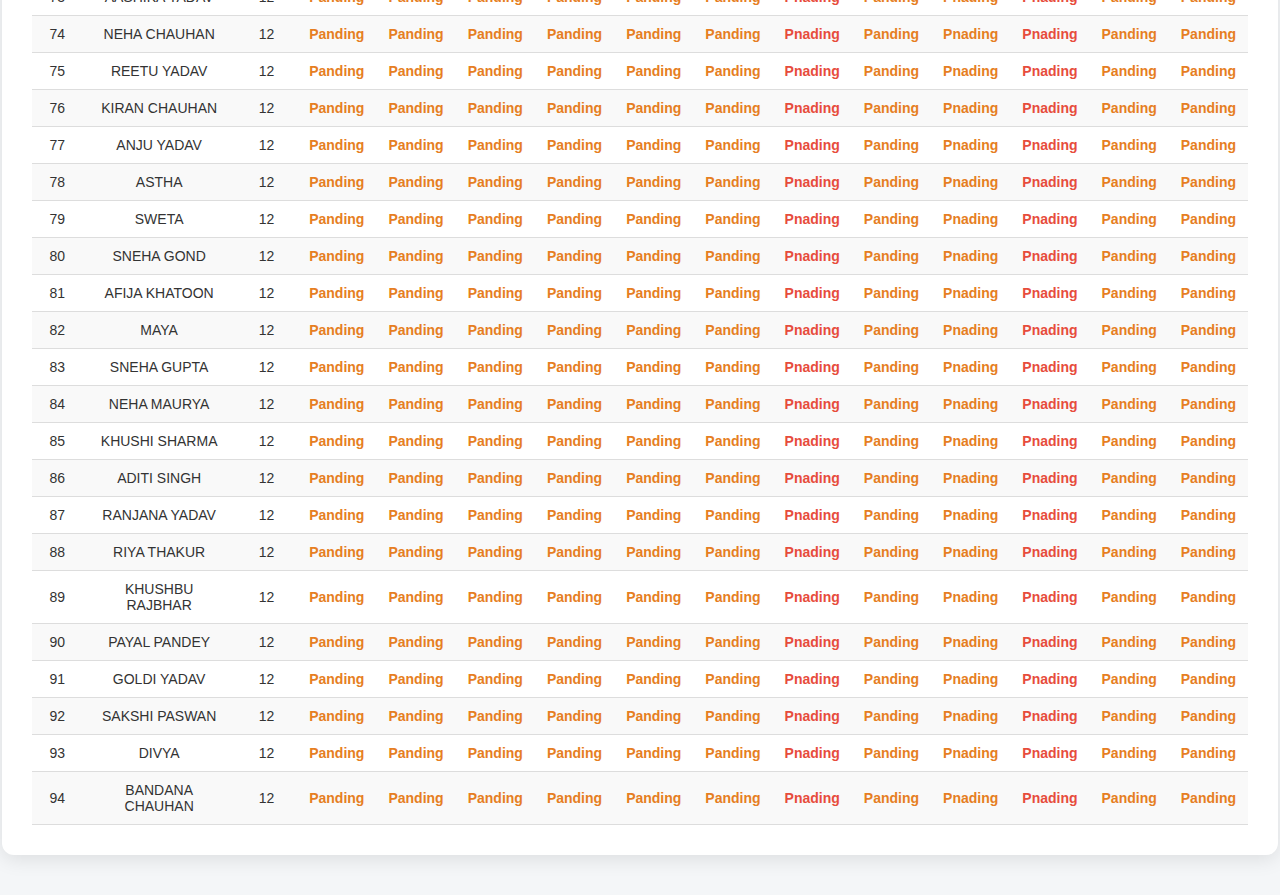
<file: fee.html>
<!DOCTYPE html>
<html lang="en">
<head>
  <meta charset="UTF-8">
  <meta name="viewport" content="width=device-width, initial-scale=1.0">
  <title>Class 12 Monthly Fee Status</title>
  <link rel="stylesheet" href="Fee12.css">
</head>
<body>

  <div class="container">
    <h1>Class 12 - Monthly Fee Status(Teacher Panel)</h1>

    <input type="text" id="searchInput" placeholder="Search student by name..." onkeyup="searchStudent()">


    <table>
      <tr>
        <th>Roll</th>
        <th>Name</th>
        <th>Class</th>
        <th>Apr</th>
        <th>May</th>
        <th>Jun</th>
        <th>Jul</th>
        <th>Aug</th>
        <th>Sep</th>
        <th>Oct</th>
        <th>Nov</th>
        <th>Dec</th>
        <th>Jan</th>
        <th>Feb</th>
        <th>Mar</th>

      </tr>

      <tbody id="studentTable">
      <tr>
        <td>1</td>
        <td class="name">SUSHMA MAURYA</td>
        <td>12</td>
        <td class="Panding">Panding</td>
        <td class="Panding">Panding</td>
        <td class="Panding">Panding</td>
        <td class="Panding">Panding</td>
        <td class="Panding">Panding</td>
        <td class="Panding">Panding</td>
        <td class="Pnading">Pnading</td>
        <td class="Panding">Panding</td>
        <td class="Panding">Pnading</td>
        <td class="Pnading">Pnading</td>
        <td class="Panding">Panding</td>
        <td class="Panding">Panding</td>
      </tr>

      <tr>
        <td>2</td>
        <td class="name">KHUSHBU YADAV</td>
        <td>12</td>
        <td class="Panding">Panding</td>
        <td class="Panding">Panding</td>
        <td class="Panding">Panding</td>
        <td class="Panding">Panding</td>
        <td class="Panding">Panding</td>
        <td class="Panding">Panding</td>
        <td class="Pnading">Pnading</td>
        <td class="Panding">Panding</td>
        <td class="Panding">Pnading</td>
        <td class="Pnading">Pnading</td>
        <td class="Panding">Panding</td>
        <td class="Panding">Panding</td>
      </tr>

      <tr>
        <td>3</td>
        <td class="name">DIVYA PRAJAPATI</td>
        <td>12</td>
        <td class="Panding">Panding</td>
        <td class="Panding">Panding</td>
        <td class="Panding">Panding</td>
        <td class="Panding">Panding</td>
        <td class="Panding">Panding</td>
        <td class="Panding">Panding</td>
        <td class="Pnading">Pnading</td>
        <td class="Panding">Panding</td>
        <td class="Panding">Pnading</td>
        <td class="Pnading">Pnading</td>
        <td class="Panding">Panding</td>
        <td class="Panding">Panding</td>
      </tr>

      <tr>
        <td>4</td>
        <td class="name">ANJALI YADAV</td>
        <td>12</td>
        <td class="Panding">Panding</td>
        <td class="Panding">Panding</td>
        <td class="Panding">Panding</td>
        <td class="Panding">Panding</td>
        <td class="Panding">Panding</td>
        <td class="Panding">Panding</td>
        <td class="Pnading">Pnading</td>
        <td class="Panding">Panding</td>
        <td class="Panding">Pnading</td>
        <td class="Pnading">Pnading</td>
        <td class="Panding">Panding</td>
        <td class="Panding">Panding</td>
      </tr>

      <tr>
        <td>5</td>
        <td class="name">RAGINI CHAUHAN</td>
        <td>12</td>
        <td class="Panding">Panding</td>
        <td class="Panding">Panding</td>
        <td class="Panding">Panding</td>
        <td class="Panding">Panding</td>
        <td class="Panding">Panding</td>
        <td class="Panding">Panding</td>
        <td class="Pnading">Pnading</td>
        <td class="Panding">Panding</td>
        <td class="Panding">Pnading</td>
        <td class="Pnading">Pnading</td>
        <td class="Panding">Panding</td>
        <td class="Panding">Panding</td>
      </tr>

      <tr>
        <td>6</td>
        <td class="name">PRIYANSHI MAURYA</td>
        <td>12</td>
        <td class="Panding">Panding</td>
        <td class="Panding">Panding</td>
        <td class="Panding">Panding</td>
        <td class="Panding">Panding</td>
        <td class="Panding">Panding</td>
        <td class="Panding">Panding</td>
        <td class="Pnading">Pnading</td>
        <td class="Panding">Panding</td>
        <td class="Panding">Pnading</td>
        <td class="Pnading">Pnading</td>
        <td class="Panding">Panding</td>
        <td class="Panding">Panding</td>
      </tr>

      <tr>
        <td>7</td>
        <td class="name">ANUSHKA PRAJAPATI</td>
        <td>12</td>
        <td class="Panding">Panding</td>
        <td class="Panding">Panding</td>
        <td class="Panding">Panding</td>
        <td class="Panding">Panding</td>
        <td class="Panding">Panding</td>
        <td class="Panding">Panding</td>
        <td class="Pnading">Pnading</td>
        <td class="Panding">Panding</td>
        <td class="Panding">Pnading</td>
        <td class="Pnading">Pnading</td>
        <td class="Panding">Panding</td>
        <td class="Panding">Panding</td>
      </tr>

      <tr>
        <td>8</td>
        <td class="name">AANCHAL YADAV</td>
        <td>12</td>
        <td class="Panding">Panding</td>
        <td class="Panding">Panding</td>
        <td class="Panding">Panding</td>
        <td class="Panding">Panding</td>
        <td class="Panding">Panding</td>
        <td class="Panding">Panding</td>
        <td class="Pnading">Pnading</td>
        <td class="Panding">Panding</td>
        <td class="Panding">Pnading</td>
        <td class="Pnading">Pnading</td>
        <td class="Panding">Panding</td>
        <td class="Panding">Panding</td>
      </tr>

      <tr>
        <td>9</td>
        <td class="name">HIMANSHI YADAV</td>
        <td>12</td>
        <td class="Panding">Panding</td>
        <td class="Panding">Panding</td>
        <td class="Panding">Panding</td>
        <td class="Panding">Panding</td>
        <td class="Panding">Panding</td>
        <td class="Panding">Panding</td>
        <td class="Pnading">Pnading</td>
        <td class="Panding">Panding</td>
        <td class="Panding">Pnading</td>
        <td class="Pnading">Pnading</td>
        <td class="Panding">Panding</td>
        <td class="Panding">Panding</td>
      </tr>

      <tr>
        <td>10</td>
        <td class="name">POONAM YADAV</td>
        <td>12</td>
        <td class="Panding">Panding</td>
        <td class="Panding">Panding</td>
        <td class="Panding">Panding</td>
        <td class="Panding">Panding</td>
        <td class="Panding">Panding</td>
        <td class="Panding">Panding</td>
        <td class="Pnading">Pnading</td>
        <td class="Panding">Panding</td>
        <td class="Panding">Pnading</td>
        <td class="Pnading">Pnading</td>
        <td class="Panding">Panding</td>
        <td class="Panding">Panding</td>
      </tr>

      <tr>
        <td>11</td>
        <td class="name">KHUSHI RAJBHAR</td>
        <td>12</td>
        <td class="Panding">Panding</td>
        <td class="Panding">Panding</td>
        <td class="Panding">Panding</td>
        <td class="Panding">Panding</td>
        <td class="Panding">Panding</td>
        <td class="Panding">Panding</td>
        <td class="Pnading">Pnading</td>
        <td class="Panding">Panding</td>
        <td class="Panding">Pnading</td>
        <td class="Pnading">Pnading</td>
        <td class="Panding">Panding</td>
        <td class="Panding">Panding</td>
      </tr>

      <tr>
        <td>12</td>
        <td class="name">SONALI YADAV</td>
        <td>12</td>
        <td class="Panding">Panding</td>
        <td class="Panding">Panding</td>
        <td class="Panding">Panding</td>
        <td class="Panding">Panding</td>
        <td class="Panding">Panding</td>
        <td class="Panding">Panding</td>
        <td class="Pnading">Pnading</td>
        <td class="Panding">Panding</td>
        <td class="Panding">Pnading</td>
        <td class="Pnading">Pnading</td>
        <td class="Panding">Panding</td>
        <td class="Panding">Panding</td>
      </tr>

      <tr>
        <td>13</td>
        <td class="name">PREETI</td>
        <td>12</td>
        <td class="Panding">Panding</td>
        <td class="Panding">Panding</td>
        <td class="Panding">Panding</td>
        <td class="Panding">Panding</td>
        <td class="Panding">Panding</td>
        <td class="Panding">Panding</td>
        <td class="Pnading">Pnading</td>
        <td class="Panding">Panding</td>
        <td class="Panding">Pnading</td>
        <td class="Pnading">Pnading</td>
        <td class="Panding">Panding</td>
        <td class="Panding">Panding</td>
      </tr>

      <tr>
        <td>14</td>
        <td class="name">ANAMIKA CHAUDHARI</td>
        <td>12</td>
        <td class="Panding">Panding</td>
        <td class="Panding">Panding</td>
        <td class="Panding">Panding</td>
        <td class="Panding">Panding</td>
        <td class="Panding">Panding</td>
        <td class="Panding">Panding</td>
        <td class="Pnading">Pnading</td>
        <td class="Panding">Panding</td>
        <td class="Panding">Pnading</td>
        <td class="Pnading">Pnading</td>
        <td class="Panding">Panding</td>
        <td class="Panding">Panding</td>
      </tr>

      <tr>
        <td>15</td>
        <td class="name">AFRIDA PARVEEN</td>
        <td>12</td>
        <td class="Panding">Panding</td>
        <td class="Panding">Panding</td>
        <td class="Panding">Panding</td>
        <td class="Panding">Panding</td>
        <td class="Panding">Panding</td>
        <td class="Panding">Panding</td>
        <td class="Pnading">Pnading</td>
        <td class="Panding">Panding</td>
        <td class="Panding">Pnading</td>
        <td class="Pnading">Pnading</td>
        <td class="Panding">Panding</td>
        <td class="Panding">Panding</td>
      </tr>

      <tr>
        <td>16</td>
        <td class="name">MUSKAN GUPTA</td>
        <td>12</td>
        <td class="Panding">Panding</td>
        <td class="Panding">Panding</td>
        <td class="Panding">Panding</td>
        <td class="Panding">Panding</td>
        <td class="Panding">Panding</td>
        <td class="Panding">Panding</td>
        <td class="Pnading">Pnading</td>
        <td class="Panding">Panding</td>
        <td class="Panding">Pnading</td>
        <td class="Pnading">Pnading</td>
        <td class="Panding">Panding</td>
        <td class="Panding">Panding</td>
      </tr>

      <tr>
        <td>17</td>
        <td class="name">BANDANA CHAUHAN</td>
        <td>12</td>
        <td class="Panding">Panding</td>
        <td class="Panding">Panding</td>
        <td class="Panding">Panding</td>
        <td class="Panding">Panding</td>
        <td class="Panding">Panding</td>
        <td class="Panding">Panding</td>
        <td class="Pnading">Pnading</td>
        <td class="Panding">Panding</td>
        <td class="Panding">Pnading</td>
        <td class="Pnading">Pnading</td>
        <td class="Panding">Panding</td>
        <td class="Panding">Panding</td>
      </tr>

      <tr>
        <td>18</td>
        <td class="name">NISHA GUPTA</td>
        <td>12</td>
        <td class="Panding">Panding</td>
        <td class="Panding">Panding</td>
        <td class="Panding">Panding</td>
        <td class="Panding">Panding</td>
        <td class="Panding">Panding</td>
        <td class="Panding">Panding</td>
        <td class="Pnading">Pnading</td>
        <td class="Panding">Panding</td>
        <td class="Panding">Pnading</td>
        <td class="Pnading">Pnading</td>
        <td class="Panding">Panding</td>
        <td class="Panding">Panding</td>
      </tr>

      
      <tr>
        <td>19</td>
        <td class="name">AMRITA YADAV</td>
        <td>12</td>
        <td class="Panding">Panding</td>
        <td class="Panding">Panding</td>
        <td class="Panding">Panding</td>
        <td class="Panding">Panding</td>
        <td class="Panding">Panding</td>
        <td class="Panding">Panding</td>
        <td class="Pnading">Pnading</td>
        <td class="Panding">Panding</td>
        <td class="Panding">Pnading</td>
        <td class="Pnading">Pnading</td>
        <td class="Panding">Panding</td>
        <td class="Panding">Panding</td>
      </tr>

      <tr>
        <td>20</td>
        <td class="name">KHUSHI YADAV</td>
        <td>12</td>
        <td class="Panding">Panding</td>
        <td class="Panding">Panding</td>
        <td class="Panding">Panding</td>
        <td class="Panding">Panding</td>
        <td class="Panding">Panding</td>
        <td class="Panding">Panding</td>
        <td class="Pnading">Pnading</td>
        <td class="Panding">Panding</td>
        <td class="Panding">Pnading</td>
        <td class="Pnading">Pnading</td>
        <td class="Panding">Panding</td>
        <td class="Panding">Panding</td>
      </tr>

      <tr>
        <td>21</td>
        <td class="name">TAMANNA CHAUHAN</td>
        <td>12</td>
        <td class="Panding">Panding</td>
        <td class="Panding">Panding</td>
        <td class="Panding">Panding</td>
        <td class="Panding">Panding</td>
        <td class="Panding">Panding</td>
        <td class="Panding">Panding</td>
        <td class="Pnading">Pnading</td>
        <td class="Panding">Panding</td>
        <td class="Panding">Pnading</td>
        <td class="Pnading">Pnading</td>
        <td class="Panding">Panding</td>
        <td class="Panding">Panding</td>
      </tr>

      <tr>
        <td>22</td>
        <td class="name">AKANKSHA GOND</td>
        <td>12</td>
        <td class="Panding">Panding</td>
        <td class="Panding">Panding</td>
        <td class="Panding">Panding</td>
        <td class="Panding">Panding</td>
        <td class="Panding">Panding</td>
        <td class="Panding">Panding</td>
        <td class="Pnading">Pnading</td>
        <td class="Panding">Panding</td>
        <td class="Panding">Pnading</td>
        <td class="Pnading">Pnading</td>
        <td class="Panding">Panding</td>
        <td class="Panding">Panding</td>
      </tr>

      <tr>
        <td>23</td>
        <td class="name">SIDDHIKA SINGH</td>
        <td>12</td>
        <td class="Panding">Panding</td>
        <td class="Panding">Panding</td>
        <td class="Panding">Panding</td>
        <td class="Panding">Panding</td>
        <td class="Panding">Panding</td>
        <td class="Panding">Panding</td>
        <td class="Pnading">Pnading</td>
        <td class="Panding">Panding</td>
        <td class="Panding">Pnading</td>
        <td class="Pnading">Pnading</td>
        <td class="Panding">Panding</td>
        <td class="Panding">Panding</td>
      </tr>

      <tr>
        <td>24</td>
        <td class="name">PRIYANJALI YADAV</td>
        <td>12</td>
        <td class="Panding">Panding</td>
        <td class="Panding">Panding</td>
        <td class="Panding">Panding</td>
        <td class="Panding">Panding</td>
        <td class="Panding">Panding</td>
        <td class="Panding">Panding</td>
        <td class="Pnading">Pnading</td>
        <td class="Panding">Panding</td>
        <td class="Panding">Pnading</td>
        <td class="Pnading">Pnading</td>
        <td class="Panding">Panding</td>
        <td class="Panding">Panding</td>
      </tr>

      <tr>
        <td>25</td>
        <td class="name">MAYA DHANGAR</td>
        <td>12</td>
        <td class="Panding">Panding</td>
        <td class="Panding">Panding</td>
        <td class="Panding">Panding</td>
        <td class="Panding">Panding</td>
        <td class="Panding">Panding</td>
        <td class="Panding">Panding</td>
        <td class="Pnading">Pnading</td>
        <td class="Panding">Panding</td>
        <td class="Panding">Pnading</td>
        <td class="Pnading">Pnading</td>
        <td class="Panding">Panding</td>
        <td class="Panding">Panding</td>
      </tr>

      <tr>
        <td>26</td>
        <td class="name">MANSHI</td>
        <td>12</td>
        <td class="Panding">Panding</td>
        <td class="Panding">Panding</td>
        <td class="Panding">Panding</td>
        <td class="Panding">Panding</td>
        <td class="Panding">Panding</td>
        <td class="Panding">Panding</td>
        <td class="Pnading">Pnading</td>
        <td class="Panding">Panding</td>
        <td class="Panding">Pnading</td>
        <td class="Pnading">Pnading</td>
        <td class="Panding">Panding</td>
        <td class="Panding">Panding</td>
      </tr>

      <tr>
        <td>27</td>
        <td class="name">NISHU MAURYA</td>
        <td>12</td>
        <td class="Panding">Panding</td>
        <td class="Panding">Panding</td>
        <td class="Panding">Panding</td>
        <td class="Panding">Panding</td>
        <td class="Panding">Panding</td>
        <td class="Panding">Panding</td>
        <td class="Pnading">Pnading</td>
        <td class="Panding">Panding</td>
        <td class="Panding">Pnading</td>
        <td class="Pnading">Pnading</td>
        <td class="Panding">Panding</td>
        <td class="Panding">Panding</td>
      </tr>

      <tr>
        <td>28</td>
        <td class="name">SHWETA CHAUHAN</td>
        <td>12</td>
        <td class="Panding">Panding</td>
        <td class="Panding">Panding</td>
        <td class="Panding">Panding</td>
        <td class="Panding">Panding</td>
        <td class="Panding">Panding</td>
        <td class="Panding">Panding</td>
        <td class="Pnading">Pnading</td>
        <td class="Panding">Panding</td>
        <td class="Panding">Pnading</td>
        <td class="Pnading">Pnading</td>
        <td class="Panding">Panding</td>
        <td class="Panding">Panding</td>
      </tr>

      <tr>
        <td>29</td>
        <td class="name">SHVETA CHAUHAN</td>
        <td>12</td>
        <td class="Panding">Panding</td>
        <td class="Panding">Panding</td>
        <td class="Panding">Panding</td>
        <td class="Panding">Panding</td>
        <td class="Panding">Panding</td>
        <td class="Panding">Panding</td>
        <td class="Pnading">Pnading</td>
        <td class="Panding">Panding</td>
        <td class="Panding">Pnading</td>
        <td class="Pnading">Pnading</td>
        <td class="Panding">Panding</td>
        <td class="Panding">Panding</td>
      </tr>

      <tr>
        <td>30</td>
        <td class="name">ANSHIKA YADAV</td>
        <td>12</td>
        <td class="Panding">Panding</td>
        <td class="Panding">Panding</td>
        <td class="Panding">Panding</td>
        <td class="Panding">Panding</td>
        <td class="Panding">Panding</td>
        <td class="Panding">Panding</td>
        <td class="Pnading">Pnading</td>
        <td class="Panding">Panding</td>
        <td class="Panding">Pnading</td>
        <td class="Pnading">Pnading</td>
        <td class="Panding">Panding</td>
        <td class="Panding">Panding</td>
      </tr>

      <tr>
        <td>31</td>
        <td class="name">PRIYA YADAV</td>
        <td>12</td>
        <td class="Panding">Panding</td>
        <td class="Panding">Panding</td>
        <td class="Panding">Panding</td>
        <td class="Panding">Panding</td>
        <td class="Panding">Panding</td>
        <td class="Panding">Panding</td>
        <td class="Pnading">Pnading</td>
        <td class="Panding">Panding</td>
        <td class="Panding">Pnading</td>
        <td class="Pnading">Pnading</td>
        <td class="Panding">Panding</td>
        <td class="Panding">Panding</td>
      </tr>

      <tr>
        <td>32</td>
        <td class="name">SHRISHTI</td>
        <td>12</td>
        <td class="Panding">Panding</td>
        <td class="Panding">Panding</td>
        <td class="Panding">Panding</td>
        <td class="Panding">Panding</td>
        <td class="Panding">Panding</td>
        <td class="Panding">Panding</td>
        <td class="Pnading">Pnading</td>
        <td class="Panding">Panding</td>
        <td class="Panding">Pnading</td>
        <td class="Pnading">Pnading</td>
        <td class="Panding">Panding</td>
        <td class="Panding">Panding</td>
      </tr>

      <tr>
        <td>33</td>
        <td class="name">SEJAL MADDESHIYA</td>
        <td>12</td>
        <td class="Panding">Panding</td>
        <td class="Panding">Panding</td>
        <td class="Panding">Panding</td>
        <td class="Panding">Panding</td>
        <td class="Panding">Panding</td>
        <td class="Panding">Panding</td>
        <td class="Pnading">Pnading</td>
        <td class="Panding">Panding</td>
        <td class="Panding">Pnading</td>
        <td class="Pnading">Pnading</td>
        <td class="Panding">Panding</td>
        <td class="Panding">Panding</td>
      </tr>

      <tr>
        <td>34</td>
        <td class="name">PRIYANKA MAURYA</td>
        <td>12</td>
        <td class="Panding">Panding</td>
        <td class="Panding">Panding</td>
        <td class="Panding">Panding</td>
        <td class="Panding">Panding</td>
        <td class="Panding">Panding</td>
        <td class="Panding">Panding</td>
        <td class="Pnading">Pnading</td>
        <td class="Panding">Panding</td>
        <td class="Panding">Pnading</td>
        <td class="Pnading">Pnading</td>
        <td class="Panding">Panding</td>
        <td class="Panding">Panding</td>
      </tr>

      <tr>
        <td>35</td>
        <td class="name">ANNU CHAUHAN</td>
        <td>12</td>
        <td class="Panding">Panding</td>
        <td class="Panding">Panding</td>
        <td class="Panding">Panding</td>
        <td class="Panding">Panding</td>
        <td class="Panding">Panding</td>
        <td class="Panding">Panding</td>
        <td class="Pnading">Pnading</td>
        <td class="Panding">Panding</td>
        <td class="Panding">Pnading</td>
        <td class="Pnading">Pnading</td>
        <td class="Panding">Panding</td>
        <td class="Panding">Panding</td>
      </tr>

      <tr>
        <td>36</td>
        <td class="name">HARSHITA</td>
        <td>12</td>
        <td class="Panding">Panding</td>
        <td class="Panding">Panding</td>
        <td class="Panding">Panding</td>
        <td class="Panding">Panding</td>
        <td class="Panding">Panding</td>
        <td class="Panding">Panding</td>
        <td class="Pnading">Pnading</td>
        <td class="Panding">Panding</td>
        <td class="Panding">Pnading</td>
        <td class="Pnading">Pnading</td>
        <td class="Panding">Panding</td>
        <td class="Panding">Panding</td>
      </tr>

      <tr>
        <td>37</td>
        <td class="name">TANYA PANDEY</td>
        <td>12</td>
        <td class="Panding">Panding</td>
        <td class="Panding">Panding</td>
        <td class="Panding">Panding</td>
        <td class="Panding">Panding</td>
        <td class="Panding">Panding</td>
        <td class="Panding">Panding</td>
        <td class="Pnading">Pnading</td>
        <td class="Panding">Panding</td>
        <td class="Panding">Pnading</td>
        <td class="Pnading">Pnading</td>
        <td class="Panding">Panding</td>
        <td class="Panding">Panding</td>
      </tr>

      <tr>
        <td>38</td>
        <td class="name">SUNAINA CHAUHAN</td>
        <td>12</td>
        <td class="Panding">Panding</td>
        <td class="Panding">Panding</td>
        <td class="Panding">Panding</td>
        <td class="Panding">Panding</td>
        <td class="Panding">Panding</td>
        <td class="Panding">Panding</td>
        <td class="Pnading">Pnading</td>
        <td class="Panding">Panding</td>
        <td class="Panding">Pnading</td>
        <td class="Pnading">Pnading</td>
        <td class="Panding">Panding</td>
        <td class="Panding">Panding</td>
      </tr>

      <tr>
        <td>39</td>
        <td class="name">SHIKHA YADAV</td>
        <td>12</td>
        <td class="Panding">Panding</td>
        <td class="Panding">Panding</td>
        <td class="Panding">Panding</td>
        <td class="Panding">Panding</td>
        <td class="Panding">Panding</td>
        <td class="Panding">Panding</td>
        <td class="Pnading">Pnading</td>
        <td class="Panding">Panding</td>
        <td class="Panding">Pnading</td>
        <td class="Pnading">Pnading</td>
        <td class="Panding">Panding</td>
        <td class="Panding">Panding</td>
      </tr>

      <tr>
        <td>40</td>
        <td class="name">GAYATRI YADAV</td>
        <td>12</td>
        <td class="Panding">Panding</td>
        <td class="Panding">Panding</td>
        <td class="Panding">Panding</td>
        <td class="Panding">Panding</td>
        <td class="Panding">Panding</td>
        <td class="Panding">Panding</td>
        <td class="Pnading">Pnading</td>
        <td class="Panding">Panding</td>
        <td class="Panding">Pnading</td>
        <td class="Pnading">Pnading</td>
        <td class="Panding">Panding</td>
        <td class="Panding">Panding</td>
      </tr>

      <tr>
        <td>41</td>
        <td class="name">NIDHI GUPTA</td>
        <td>12</td>
        <td class="Panding">Panding</td>
        <td class="Panding">Panding</td>
        <td class="Panding">Panding</td>
        <td class="Panding">Panding</td>
        <td class="Panding">Panding</td>
        <td class="Panding">Panding</td>
        <td class="Pnading">Pnading</td>
        <td class="Panding">Panding</td>
        <td class="Panding">Pnading</td>
        <td class="Pnading">Pnading</td>
        <td class="Panding">Panding</td>
        <td class="Panding">Panding</td>
      </tr>

      <tr>
        <td>42</td>
        <td class="name">ANJALI</td>
        <td>12</td>
        <td class="Panding">Panding</td>
        <td class="Panding">Panding</td>
        <td class="Panding">Panding</td>
        <td class="Panding">Panding</td>
        <td class="Panding">Panding</td>
        <td class="Panding">Panding</td>
        <td class="Pnading">Pnading</td>
        <td class="Panding">Panding</td>
        <td class="Panding">Pnading</td>
        <td class="Pnading">Pnading</td>
        <td class="Panding">Panding</td>
        <td class="Panding">Panding</td>
      </tr>

      <tr>
        <td>43</td>
        <td class="name">ASMITA YADAV</td>
        <td>12</td>
        <td class="Panding">Panding</td>
        <td class="Panding">Panding</td>
        <td class="Panding">Panding</td>
        <td class="Panding">Panding</td>
        <td class="Panding">Panding</td>
        <td class="Panding">Panding</td>
        <td class="Pnading">Pnading</td>
        <td class="Panding">Panding</td>
        <td class="Panding">Pnading</td>
        <td class="Pnading">Pnading</td>
        <td class="Panding">Panding</td>
        <td class="Panding">Panding</td>
      </tr>

      <tr>
        <td>44</td>
        <td class="name">NANDANI MAURYA</td>
        <td>12</td>
        <td class="Panding">Panding</td>
        <td class="Panding">Panding</td>
        <td class="Panding">Panding</td>
        <td class="Panding">Panding</td>
        <td class="Panding">Panding</td>
        <td class="Panding">Panding</td>
        <td class="Pnading">Pnading</td>
        <td class="Panding">Panding</td>
        <td class="Panding">Pnading</td>
        <td class="Pnading">Pnading</td>
        <td class="Panding">Panding</td>
        <td class="Panding">Panding</td>
      </tr>

      <tr>
        <td>45</td>
        <td class="name">AKANKSHA YADAV</td>
        <td>12</td>
        <td class="Panding">Panding</td>
        <td class="Panding">Panding</td>
        <td class="Panding">Panding</td>
        <td class="Panding">Panding</td>
        <td class="Panding">Panding</td>
        <td class="Panding">Panding</td>
        <td class="Pnading">Pnading</td>
        <td class="Panding">Panding</td>
        <td class="Panding">Pnading</td>
        <td class="Pnading">Pnading</td>
        <td class="Panding">Panding</td>
        <td class="Panding">Panding</td>
      </tr>

      <tr>
        <td>46</td>
        <td class="name">AARADHYA YADAV</td>
        <td>12</td>
        <td class="Panding">Panding</td>
        <td class="Panding">Panding</td>
        <td class="Panding">Panding</td>
        <td class="Panding">Panding</td>
        <td class="Panding">Panding</td>
        <td class="Panding">Panding</td>
        <td class="Pnading">Pnading</td>
        <td class="Panding">Panding</td>
        <td class="Panding">Pnading</td>
        <td class="Pnading">Pnading</td>
        <td class="Panding">Panding</td>
        <td class="Panding">Panding</td>
      </tr>

      <tr>
        <td>47</td>
        <td class="name">ANURADHA YADAV</td>
        <td>12</td>
        <td class="Panding">Panding</td>
        <td class="Panding">Panding</td>
        <td class="Panding">Panding</td>
        <td class="Panding">Panding</td>
        <td class="Panding">Panding</td>
        <td class="Panding">Panding</td>
        <td class="Pnading">Pnading</td>
        <td class="Panding">Panding</td>
        <td class="Panding">Pnading</td>
        <td class="Pnading">Pnading</td>
        <td class="Panding">Panding</td>
        <td class="Panding">Panding</td>
      </tr>

      <tr>
        <td>48</td>
        <td class="name">AALIYA PARBEEN</td>
        <td>12</td>
        <td class="Panding">Panding</td>
        <td class="Panding">Panding</td>
        <td class="Panding">Panding</td>
        <td class="Panding">Panding</td>
        <td class="Panding">Panding</td>
        <td class="Panding">Panding</td>
        <td class="Pnading">Pnading</td>
        <td class="Panding">Panding</td>
        <td class="Panding">Pnading</td>
        <td class="Pnading">Pnading</td>
        <td class="Panding">Panding</td>
        <td class="Panding">Panding</td>
      </tr>

      <tr>
        <td>49</td>
        <td class="name">ANSHIKA PRAJAPATI</td>
        <td>12</td>
        <td class="Panding">Panding</td>
        <td class="Panding">Panding</td>
        <td class="Panding">Panding</td>
        <td class="Panding">Panding</td>
        <td class="Panding">Panding</td>
        <td class="Panding">Panding</td>
        <td class="Pnading">Pnading</td>
        <td class="Panding">Panding</td>
        <td class="Panding">Pnading</td>
        <td class="Pnading">Pnading</td>
        <td class="Panding">Panding</td>
        <td class="Panding">Panding</td>
      </tr>

      <tr>
        <td>50</td>
        <td class="name">ARADHYA JAYSWAL</td>
        <td>12</td>
        <td class="Panding">Panding</td>
        <td class="Panding">Panding</td>
        <td class="Panding">Panding</td>
        <td class="Panding">Panding</td>
        <td class="Panding">Panding</td>
        <td class="Panding">Panding</td>
        <td class="Pnading">Pnading</td>
        <td class="Panding">Panding</td>
        <td class="Panding">Pnading</td>
        <td class="Pnading">Pnading</td>
        <td class="Panding">Panding</td>
        <td class="Panding">Panding</td>
      </tr>

      <tr>
        <td>51</td>
        <td class="name">SONALI KUMARI</td>
        <td>12</td>
        <td class="Panding">Panding</td>
        <td class="Panding">Panding</td>
        <td class="Panding">Panding</td>
        <td class="Panding">Panding</td>
        <td class="Panding">Panding</td>
        <td class="Panding">Panding</td>
        <td class="Pnading">Pnading</td>
        <td class="Panding">Panding</td>
        <td class="Panding">Pnading</td>
        <td class="Pnading">Pnading</td>
        <td class="Panding">Panding</td>
        <td class="Panding">Panding</td>
      </tr>

      <tr>
        <td>52</td>
        <td class="name">PRITI CHAUHAN</td>
        <td>12</td>
        <td class="Panding">Panding</td>
        <td class="Panding">Panding</td>
        <td class="Panding">Panding</td>
        <td class="Panding">Panding</td>
        <td class="Panding">Panding</td>
        <td class="Panding">Panding</td>
        <td class="Pnading">Pnading</td>
        <td class="Panding">Panding</td>
        <td class="Panding">Pnading</td>
        <td class="Pnading">Pnading</td>
        <td class="Panding">Panding</td>
        <td class="Panding">Panding</td>
      </tr>

      <tr>
        <td>53</td>
        <td class="name">KHUSHEE CHAUHAN</td>
        <td>12</td>
        <td class="Panding">Panding</td>
        <td class="Panding">Panding</td>
        <td class="Panding">Panding</td>
        <td class="Panding">Panding</td>
        <td class="Panding">Panding</td>
        <td class="Panding">Panding</td>
        <td class="Pnading">Pnading</td>
        <td class="Panding">Panding</td>
        <td class="Panding">Pnading</td>
        <td class="Pnading">Pnading</td>
        <td class="Panding">Panding</td>
        <td class="Panding">Panding</td>
      </tr>

      <tr>
        <td>54</td>
        <td class="name">SHWETA</td>
        <td>12</td>
        <td class="Panding">Panding</td>
        <td class="Panding">Panding</td>
        <td class="Panding">Panding</td>
        <td class="Panding">Panding</td>
        <td class="Panding">Panding</td>
        <td class="Panding">Panding</td>
        <td class="Pnading">Pnading</td>
        <td class="Panding">Panding</td>
        <td class="Panding">Pnading</td>
        <td class="Pnading">Pnading</td>
        <td class="Panding">Panding</td>
        <td class="Panding">Panding</td>
      </tr>

      <tr>
        <td>55</td>
        <td class="name">JAYA MAURYA</td>
        <td>12</td>
        <td class="Panding">Panding</td>
        <td class="Panding">Panding</td>
        <td class="Panding">Panding</td>
        <td class="Panding">Panding</td>
        <td class="Panding">Panding</td>
        <td class="Panding">Panding</td>
        <td class="Pnading">Pnading</td>
        <td class="Panding">Panding</td>
        <td class="Panding">Pnading</td>
        <td class="Pnading">Pnading</td>
        <td class="Panding">Panding</td>
        <td class="Panding">Panding</td>
      </tr>

      <tr>
        <td>56</td>
        <td class="name">ANUSHKA CHAUDHARI</td>
        <td>12</td>
        <td class="Panding">Panding</td>
        <td class="Panding">Panding</td>
        <td class="Panding">Panding</td>
        <td class="Panding">Panding</td>
        <td class="Panding">Panding</td>
        <td class="Panding">Panding</td>
        <td class="Pnading">Pnading</td>
        <td class="Panding">Panding</td>
        <td class="Panding">Pnading</td>
        <td class="Pnading">Pnading</td>
        <td class="Panding">Panding</td>
        <td class="Panding">Panding</td>
      </tr>

      <tr>
        <td>57</td>
        <td class="name">ANSHU YADAV</td>
        <td>12</td>
        <td class="Panding">Panding</td>
        <td class="Panding">Panding</td>
        <td class="Panding">Panding</td>
        <td class="Panding">Panding</td>
        <td class="Panding">Panding</td>
        <td class="Panding">Panding</td>
        <td class="Pnading">Pnading</td>
        <td class="Panding">Panding</td>
        <td class="Panding">Pnading</td>
        <td class="Pnading">Pnading</td>
        <td class="Panding">Panding</td>
        <td class="Panding">Panding</td>
      </tr>

      <tr>
        <td>58</td>
        <td class="name">PRIYANKA YADAV</td>
        <td>12</td>
        <td class="Panding">Panding</td>
        <td class="Panding">Panding</td>
        <td class="Panding">Panding</td>
        <td class="Panding">Panding</td>
        <td class="Panding">Panding</td>
        <td class="Panding">Panding</td>
        <td class="Pnading">Pnading</td>
        <td class="Panding">Panding</td>
        <td class="Panding">Pnading</td>
        <td class="Pnading">Pnading</td>
        <td class="Panding">Panding</td>
        <td class="Panding">Panding</td>
      </tr>

      <tr>
        <td>59</td>
        <td class="name">ANSHIKA YADAV</td>
        <td>12</td>
        <td class="Panding">Panding</td>
        <td class="Panding">Panding</td>
        <td class="Panding">Panding</td>
        <td class="Panding">Panding</td>
        <td class="Panding">Panding</td>
        <td class="Panding">Panding</td>
        <td class="Pnading">Pnading</td>
        <td class="Panding">Panding</td>
        <td class="Panding">Pnading</td>
        <td class="Pnading">Pnading</td>
        <td class="Panding">Panding</td>
        <td class="Panding">Panding</td>
      </tr>

      <tr>
        <td>60</td>
        <td class="name">SEJAL SHARMA</td>
        <td>12</td>
        <td class="Panding">Panding</td>
        <td class="Panding">Panding</td>
        <td class="Panding">Panding</td>
        <td class="Panding">Panding</td>
        <td class="Panding">Panding</td>
        <td class="Panding">Panding</td>
        <td class="Pnading">Pnading</td>
        <td class="Panding">Panding</td>
        <td class="Panding">Pnading</td>
        <td class="Pnading">Pnading</td>
        <td class="Panding">Panding</td>
        <td class="Panding">Panding</td>
      </tr>

      <tr>
        <td>61</td>
        <td class="name">SHWETA YADAV</td>
        <td>12</td>
        <td class="Panding">Panding</td>
        <td class="Panding">Panding</td>
        <td class="Panding">Panding</td>
        <td class="Panding">Panding</td>
        <td class="Panding">Panding</td>
        <td class="Panding">Panding</td>
        <td class="Pnading">Pnading</td>
        <td class="Panding">Panding</td>
        <td class="Panding">Pnading</td>
        <td class="Pnading">Pnading</td>
        <td class="Panding">Panding</td>
        <td class="Panding">Panding</td>
      </tr>

      <tr>
        <td>62</td>
        <td class="name">KHUSHI</td>
        <td>12</td>
        <td class="Panding">Panding</td>
        <td class="Panding">Panding</td>
        <td class="Panding">Panding</td>
        <td class="Panding">Panding</td>
        <td class="Panding">Panding</td>
        <td class="Panding">Panding</td>
        <td class="Pnading">Pnading</td>
        <td class="Panding">Panding</td>
        <td class="Panding">Pnading</td>
        <td class="Pnading">Pnading</td>
        <td class="Panding">Panding</td>
        <td class="Panding">Panding</td>
      </tr>

      <tr>
        <td>63</td>
        <td class="name">KUMARI AMRITA RAJBHAR</td>
        <td>12</td>
        <td class="Panding">Panding</td>
        <td class="Panding">Panding</td>
        <td class="Panding">Panding</td>
        <td class="Panding">Panding</td>
        <td class="Panding">Panding</td>
        <td class="Panding">Panding</td>
        <td class="Pnading">Pnading</td>
        <td class="Panding">Panding</td>
        <td class="Panding">Pnading</td>
        <td class="Pnading">Pnading</td>
        <td class="Panding">Panding</td>
        <td class="Panding">Panding</td>
      </tr>

      <tr>
        <td>64</td>
        <td class="name">SWEETY YADAV</td>
        <td>12</td>
        <td class="Panding">Panding</td>
        <td class="Panding">Panding</td>
        <td class="Panding">Panding</td>
        <td class="Panding">Panding</td>
        <td class="Panding">Panding</td>
        <td class="Panding">Panding</td>
        <td class="Pnading">Pnading</td>
        <td class="Panding">Panding</td>
        <td class="Panding">Pnading</td>
        <td class="Pnading">Pnading</td>
        <td class="Panding">Panding</td>
        <td class="Panding">Panding</td>
      </tr>

      <tr>
        <td>65</td>
        <td class="name">RAGINEE GOND</td>
        <td>12</td>
        <td class="Panding">Panding</td>
        <td class="Panding">Panding</td>
        <td class="Panding">Panding</td>
        <td class="Panding">Panding</td>
        <td class="Panding">Panding</td>
        <td class="Panding">Panding</td>
        <td class="Pnading">Pnading</td>
        <td class="Panding">Panding</td>
        <td class="Panding">Pnading</td>
        <td class="Pnading">Pnading</td>
        <td class="Panding">Panding</td>
        <td class="Panding">Panding</td>
      </tr>

      <tr>
        <td>66</td>
        <td class="name">PRITI KUMARI</td>
        <td>12</td>
        <td class="Panding">Panding</td>
        <td class="Panding">Panding</td>
        <td class="Panding">Panding</td>
        <td class="Panding">Panding</td>
        <td class="Panding">Panding</td>
        <td class="Panding">Panding</td>
        <td class="Pnading">Pnading</td>
        <td class="Panding">Panding</td>
        <td class="Panding">Pnading</td>
        <td class="Pnading">Pnading</td>
        <td class="Panding">Panding</td>
        <td class="Panding">Panding</td>
      </tr>

      <tr>
        <td>67</td>
        <td class="name">SAKSHI</td>
        <td>12</td>
        <td class="Panding">Panding</td>
        <td class="Panding">Panding</td>
        <td class="Panding">Panding</td>
        <td class="Panding">Panding</td>
        <td class="Panding">Panding</td>
        <td class="Panding">Panding</td>
        <td class="Pnading">Pnading</td>
        <td class="Panding">Panding</td>
        <td class="Panding">Pnading</td>
        <td class="Pnading">Pnading</td>
        <td class="Panding">Panding</td>
        <td class="Panding">Panding</td>
      </tr>

      <tr>
        <td>68</td>
        <td class="name">RADHA GUPTA</td>
        <td>12</td>
        <td class="Panding">Panding</td>
        <td class="Panding">Panding</td>
        <td class="Panding">Panding</td>
        <td class="Panding">Panding</td>
        <td class="Panding">Panding</td>
        <td class="Panding">Panding</td>
        <td class="Pnading">Pnading</td>
        <td class="Panding">Panding</td>
        <td class="Panding">Pnading</td>
        <td class="Pnading">Pnading</td>
        <td class="Panding">Panding</td>
        <td class="Panding">Panding</td>
      </tr>

      <tr>
        <td>69</td>
        <td class="name">SHIVANI CHAUHAN</td>
        <td>12</td>
        <td class="Panding">Panding</td>
        <td class="Panding">Panding</td>
        <td class="Panding">Panding</td>
        <td class="Panding">Panding</td>
        <td class="Panding">Panding</td>
        <td class="Panding">Panding</td>
        <td class="Pnading">Pnading</td>
        <td class="Panding">Panding</td>
        <td class="Panding">Pnading</td>
        <td class="Pnading">Pnading</td>
        <td class="Panding">Panding</td>
        <td class="Panding">Panding</td>
      </tr>

      <tr>
        <td>70</td>
        <td class="name">MUSKAN CHAUHAN</td>
        <td>12</td>
        <td class="Panding">Panding</td>
        <td class="Panding">Panding</td>
        <td class="Panding">Panding</td>
        <td class="Panding">Panding</td>
        <td class="Panding">Panding</td>
        <td class="Panding">Panding</td>
        <td class="Pnading">Pnading</td>
        <td class="Panding">Panding</td>
        <td class="Panding">Pnading</td>
        <td class="Pnading">Pnading</td>
        <td class="Panding">Panding</td>
        <td class="Panding">Panding</td>
      </tr>

      <tr>
        <td>71</td>
        <td class="name">SALONI</td>
        <td>12</td>
        <td class="Panding">Panding</td>
        <td class="Panding">Panding</td>
        <td class="Panding">Panding</td>
        <td class="Panding">Panding</td>
        <td class="Panding">Panding</td>
        <td class="Panding">Panding</td>
        <td class="Pnading">Pnading</td>
        <td class="Panding">Panding</td>
        <td class="Panding">Pnading</td>
        <td class="Pnading">Pnading</td>
        <td class="Panding">Panding</td>
        <td class="Panding">Panding</td>
      </tr>

      <tr>
        <td>72</td>
        <td class="name">HIMANSHI SHARMA</td>
        <td>12</td>
        <td class="Panding">Panding</td>
        <td class="Panding">Panding</td>
        <td class="Panding">Panding</td>
        <td class="Panding">Panding</td>
        <td class="Panding">Panding</td>
        <td class="Panding">Panding</td>
        <td class="Pnading">Pnading</td>
        <td class="Panding">Panding</td>
        <td class="Panding">Pnading</td>
        <td class="Pnading">Pnading</td>
        <td class="Panding">Panding</td>
        <td class="Panding">Panding</td>
      </tr>

      <tr>
        <td>73</td>
        <td class="name">AASHIKA YADAV</td>
        <td>12</td>
        <td class="Panding">Panding</td>
        <td class="Panding">Panding</td>
        <td class="Panding">Panding</td>
        <td class="Panding">Panding</td>
        <td class="Panding">Panding</td>
        <td class="Panding">Panding</td>
        <td class="Pnading">Pnading</td>
        <td class="Panding">Panding</td>
        <td class="Panding">Pnading</td>
        <td class="Pnading">Pnading</td>
        <td class="Panding">Panding</td>
        <td class="Panding">Panding</td>
      </tr>

      <tr>
        <td>74</td>
        <td class="name">NEHA CHAUHAN</td>
        <td>12</td>
        <td class="Panding">Panding</td>
        <td class="Panding">Panding</td>
        <td class="Panding">Panding</td>
        <td class="Panding">Panding</td>
        <td class="Panding">Panding</td>
        <td class="Panding">Panding</td>
        <td class="Pnading">Pnading</td>
        <td class="Panding">Panding</td>
        <td class="Panding">Pnading</td>
        <td class="Pnading">Pnading</td>
        <td class="Panding">Panding</td>
        <td class="Panding">Panding</td>
      </tr>

      <tr>
        <td>75</td>
        <td class="name">REETU YADAV</td>
        <td>12</td>
        <td class="Panding">Panding</td>
        <td class="Panding">Panding</td>
        <td class="Panding">Panding</td>
        <td class="Panding">Panding</td>
        <td class="Panding">Panding</td>
        <td class="Panding">Panding</td>
        <td class="Pnading">Pnading</td>
        <td class="Panding">Panding</td>
        <td class="Panding">Pnading</td>
        <td class="Pnading">Pnading</td>
        <td class="Panding">Panding</td>
        <td class="Panding">Panding</td>
      </tr>

      <tr>
        <td>76</td>
        <td class="name">KIRAN CHAUHAN</td>
        <td>12</td>
        <td class="Panding">Panding</td>
        <td class="Panding">Panding</td>
        <td class="Panding">Panding</td>
        <td class="Panding">Panding</td>
        <td class="Panding">Panding</td>
        <td class="Panding">Panding</td>
        <td class="Pnading">Pnading</td>
        <td class="Panding">Panding</td>
        <td class="Panding">Pnading</td>
        <td class="Pnading">Pnading</td>
        <td class="Panding">Panding</td>
        <td class="Panding">Panding</td>
      </tr>

      <tr>
        <td>77</td>
        <td class="name">ANJU YADAV</td>
        <td>12</td>
        <td class="Panding">Panding</td>
        <td class="Panding">Panding</td>
        <td class="Panding">Panding</td>
        <td class="Panding">Panding</td>
        <td class="Panding">Panding</td>
        <td class="Panding">Panding</td>
        <td class="Pnading">Pnading</td>
        <td class="Panding">Panding</td>
        <td class="Panding">Pnading</td>
        <td class="Pnading">Pnading</td>
        <td class="Panding">Panding</td>
        <td class="Panding">Panding</td>
      </tr>

      <tr>
        <td>78</td>
        <td class="name">ASTHA</td>
        <td>12</td>
        <td class="Panding">Panding</td>
        <td class="Panding">Panding</td>
        <td class="Panding">Panding</td>
        <td class="Panding">Panding</td>
        <td class="Panding">Panding</td>
        <td class="Panding">Panding</td>
        <td class="Pnading">Pnading</td>
        <td class="Panding">Panding</td>
        <td class="Panding">Pnading</td>
        <td class="Pnading">Pnading</td>
        <td class="Panding">Panding</td>
        <td class="Panding">Panding</td>
      </tr>

      <tr>
        <td>79</td>
        <td class="name">SWETA</td>
        <td>12</td>
        <td class="Panding">Panding</td>
        <td class="Panding">Panding</td>
        <td class="Panding">Panding</td>
        <td class="Panding">Panding</td>
        <td class="Panding">Panding</td>
        <td class="Panding">Panding</td>
        <td class="Pnading">Pnading</td>
        <td class="Panding">Panding</td>
        <td class="Panding">Pnading</td>
        <td class="Pnading">Pnading</td>
        <td class="Panding">Panding</td>
        <td class="Panding">Panding</td>
      </tr>

      <tr>
        <td>80</td>
        <td class="name">SNEHA GOND</td>
        <td>12</td>
        <td class="Panding">Panding</td>
        <td class="Panding">Panding</td>
        <td class="Panding">Panding</td>
        <td class="Panding">Panding</td>
        <td class="Panding">Panding</td>
        <td class="Panding">Panding</td>
        <td class="Pnading">Pnading</td>
        <td class="Panding">Panding</td>
        <td class="Panding">Pnading</td>
        <td class="Pnading">Pnading</td>
        <td class="Panding">Panding</td>
        <td class="Panding">Panding</td>
      </tr>

      <tr>
        <td>81</td>
        <td class="name">AFIJA KHATOON</td>
        <td>12</td>
        <td class="Panding">Panding</td>
        <td class="Panding">Panding</td>
        <td class="Panding">Panding</td>
        <td class="Panding">Panding</td>
        <td class="Panding">Panding</td>
        <td class="Panding">Panding</td>
        <td class="Pnading">Pnading</td>
        <td class="Panding">Panding</td>
        <td class="Panding">Pnading</td>
        <td class="Pnading">Pnading</td>
        <td class="Panding">Panding</td>
        <td class="Panding">Panding</td>
      </tr>

      <tr>
        <td>82</td>
        <td class="name">MAYA</td>
        <td>12</td>
        <td class="Panding">Panding</td>
        <td class="Panding">Panding</td>
        <td class="Panding">Panding</td>
        <td class="Panding">Panding</td>
        <td class="Panding">Panding</td>
        <td class="Panding">Panding</td>
        <td class="Pnading">Pnading</td>
        <td class="Panding">Panding</td>
        <td class="Panding">Pnading</td>
        <td class="Pnading">Pnading</td>
        <td class="Panding">Panding</td>
        <td class="Panding">Panding</td>
      </tr>


      <tr>
        <td>83</td>
        <td class="name">SNEHA GUPTA</td>
        <td>12</td>
        <td class="Panding">Panding</td>
        <td class="Panding">Panding</td>
        <td class="Panding">Panding</td>
        <td class="Panding">Panding</td>
        <td class="Panding">Panding</td>
        <td class="Panding">Panding</td>
        <td class="Pnading">Pnading</td>
        <td class="Panding">Panding</td>
        <td class="Panding">Pnading</td>
        <td class="Pnading">Pnading</td>
        <td class="Panding">Panding</td>
        <td class="Panding">Panding</td>
      </tr>

      <tr>
        <td>84</td>
        <td class="name">NEHA MAURYA</td>
        <td>12</td>
        <td class="Panding">Panding</td>
        <td class="Panding">Panding</td>
        <td class="Panding">Panding</td>
        <td class="Panding">Panding</td>
        <td class="Panding">Panding</td>
        <td class="Panding">Panding</td>
        <td class="Pnading">Pnading</td>
        <td class="Panding">Panding</td>
        <td class="Panding">Pnading</td>
        <td class="Pnading">Pnading</td>
        <td class="Panding">Panding</td>
        <td class="Panding">Panding</td>
      </tr>

      <tr>
        <td>85</td>
        <td class="name">KHUSHI SHARMA</td>
        <td>12</td>
        <td class="Panding">Panding</td>
        <td class="Panding">Panding</td>
        <td class="Panding">Panding</td>
        <td class="Panding">Panding</td>
        <td class="Panding">Panding</td>
        <td class="Panding">Panding</td>
        <td class="Pnading">Pnading</td>
        <td class="Panding">Panding</td>
        <td class="Panding">Pnading</td>
        <td class="Pnading">Pnading</td>
        <td class="Panding">Panding</td>
        <td class="Panding">Panding</td>
      </tr>

      <tr>
        <td>86</td>
        <td class="name">ADITI SINGH</td>
        <td>12</td>
        <td class="Panding">Panding</td>
        <td class="Panding">Panding</td>
        <td class="Panding">Panding</td>
        <td class="Panding">Panding</td>
        <td class="Panding">Panding</td>
        <td class="Panding">Panding</td>
        <td class="Pnading">Pnading</td>
        <td class="Panding">Panding</td>
        <td class="Panding">Pnading</td>
        <td class="Pnading">Pnading</td>
        <td class="Panding">Panding</td>
        <td class="Panding">Panding</td>
      </tr>

      <tr>
        <td>87</td>
        <td class="name">RANJANA YADAV</td>
        <td>12</td>
        <td class="Panding">Panding</td>
        <td class="Panding">Panding</td>
        <td class="Panding">Panding</td>
        <td class="Panding">Panding</td>
        <td class="Panding">Panding</td>
        <td class="Panding">Panding</td>
        <td class="Pnading">Pnading</td>
        <td class="Panding">Panding</td>
        <td class="Panding">Pnading</td>
        <td class="Pnading">Pnading</td>
        <td class="Panding">Panding</td>
        <td class="Panding">Panding</td>
      </tr>

      <tr>
        <td>88</td>
        <td class="name">RIYA THAKUR</td>
        <td>12</td>
        <td class="Panding">Panding</td>
        <td class="Panding">Panding</td>
        <td class="Panding">Panding</td>
        <td class="Panding">Panding</td>
        <td class="Panding">Panding</td>
        <td class="Panding">Panding</td>
        <td class="Pnading">Pnading</td>
        <td class="Panding">Panding</td>
        <td class="Panding">Pnading</td>
        <td class="Pnading">Pnading</td>
        <td class="Panding">Panding</td>
        <td class="Panding">Panding</td>
      </tr>

      <tr>
        <td>89</td>
        <td class="name">KHUSHBU RAJBHAR</td>
        <td>12</td>
        <td class="Panding">Panding</td>
        <td class="Panding">Panding</td>
        <td class="Panding">Panding</td>
        <td class="Panding">Panding</td>
        <td class="Panding">Panding</td>
        <td class="Panding">Panding</td>
        <td class="Pnading">Pnading</td>
        <td class="Panding">Panding</td>
        <td class="Panding">Pnading</td>
        <td class="Pnading">Pnading</td>
        <td class="Panding">Panding</td>
        <td class="Panding">Panding</td>
      </tr>

      <tr>
        <td>90</td>
        <td class="name">PAYAL PANDEY</td>
        <td>12</td>
        <td class="Panding">Panding</td>
        <td class="Panding">Panding</td>
        <td class="Panding">Panding</td>
        <td class="Panding">Panding</td>
        <td class="Panding">Panding</td>
        <td class="Panding">Panding</td>
        <td class="Pnading">Pnading</td>
        <td class="Panding">Panding</td>
        <td class="Panding">Pnading</td>
        <td class="Pnading">Pnading</td>
        <td class="Panding">Panding</td>
        <td class="Panding">Panding</td>
      </tr>

      <tr>
        <td>91</td>
        <td class="name">GOLDI YADAV</td>
        <td>12</td>
        <td class="Panding">Panding</td>
        <td class="Panding">Panding</td>
        <td class="Panding">Panding</td>
        <td class="Panding">Panding</td>
        <td class="Panding">Panding</td>
        <td class="Panding">Panding</td>
        <td class="Pnading">Pnading</td>
        <td class="Panding">Panding</td>
        <td class="Panding">Pnading</td>
        <td class="Pnading">Pnading</td>
        <td class="Panding">Panding</td>
        <td class="Panding">Panding</td>
      </tr>

      <tr>
        <td>92</td>
        <td class="name">SAKSHI PASWAN</td>
        <td>12</td>
        <td class="Panding">Panding</td>
        <td class="Panding">Panding</td>
        <td class="Panding">Panding</td>
        <td class="Panding">Panding</td>
        <td class="Panding">Panding</td>
        <td class="Panding">Panding</td>
        <td class="Pnading">Pnading</td>
        <td class="Panding">Panding</td>
        <td class="Panding">Pnading</td>
        <td class="Pnading">Pnading</td>
        <td class="Panding">Panding</td>
        <td class="Panding">Panding</td>
      </tr>

      <tr>
        <td>93</td>
        <td class="name">DIVYA</td>
        <td>12</td>
        <td class="Panding">Panding</td>
        <td class="Panding">Panding</td>
        <td class="Panding">Panding</td>
        <td class="Panding">Panding</td>
        <td class="Panding">Panding</td>
        <td class="Panding">Panding</td>
        <td class="Pnading">Pnading</td>
        <td class="Panding">Panding</td>
        <td class="Panding">Pnading</td>
        <td class="Pnading">Pnading</td>
        <td class="Panding">Panding</td>
        <td class="Panding">Panding</td>
      </tr>

      <tr>
        <td>94</td>
        <td class="name">BANDANA CHAUHAN</td>
        <td>12</td>
        <td class="Panding">Panding</td>
        <td class="Panding">Panding</td>
        <td class="Panding">Panding</td>
        <td class="Panding">Panding</td>
        <td class="Panding">Panding</td>
        <td class="Panding">Panding</td>
        <td class="Pnading">Pnading</td>
        <td class="Panding">Panding</td>
        <td class="Panding">Pnading</td>
        <td class="Pnading">Pnading</td>
        <td class="Panding">Panding</td>
        <td class="Panding">Panding</td>
      </tr>

    </tbody>  
      
      
    </table>
  </div>

  <script>
function searchStudent() {
  let input = document.getElementById("searchInput").value.toLowerCase();
  let table = document.getElementById("studentTable");
  let rows = table.getElementsByTagName("tr");

  for (let i = 0; i < rows.length; i++) {
    let nameCell = rows[i].getElementsByClassName("name")[0];
    if (nameCell) {
      let nameText = nameCell.innerText.toLowerCase();
      if (nameText.includes(input)) {
        rows[i].style.display = "";
      } else {
        rows[i].style.display = "none";
      }
    }
  }
}
</script>

  
</body>
</html>
</file>
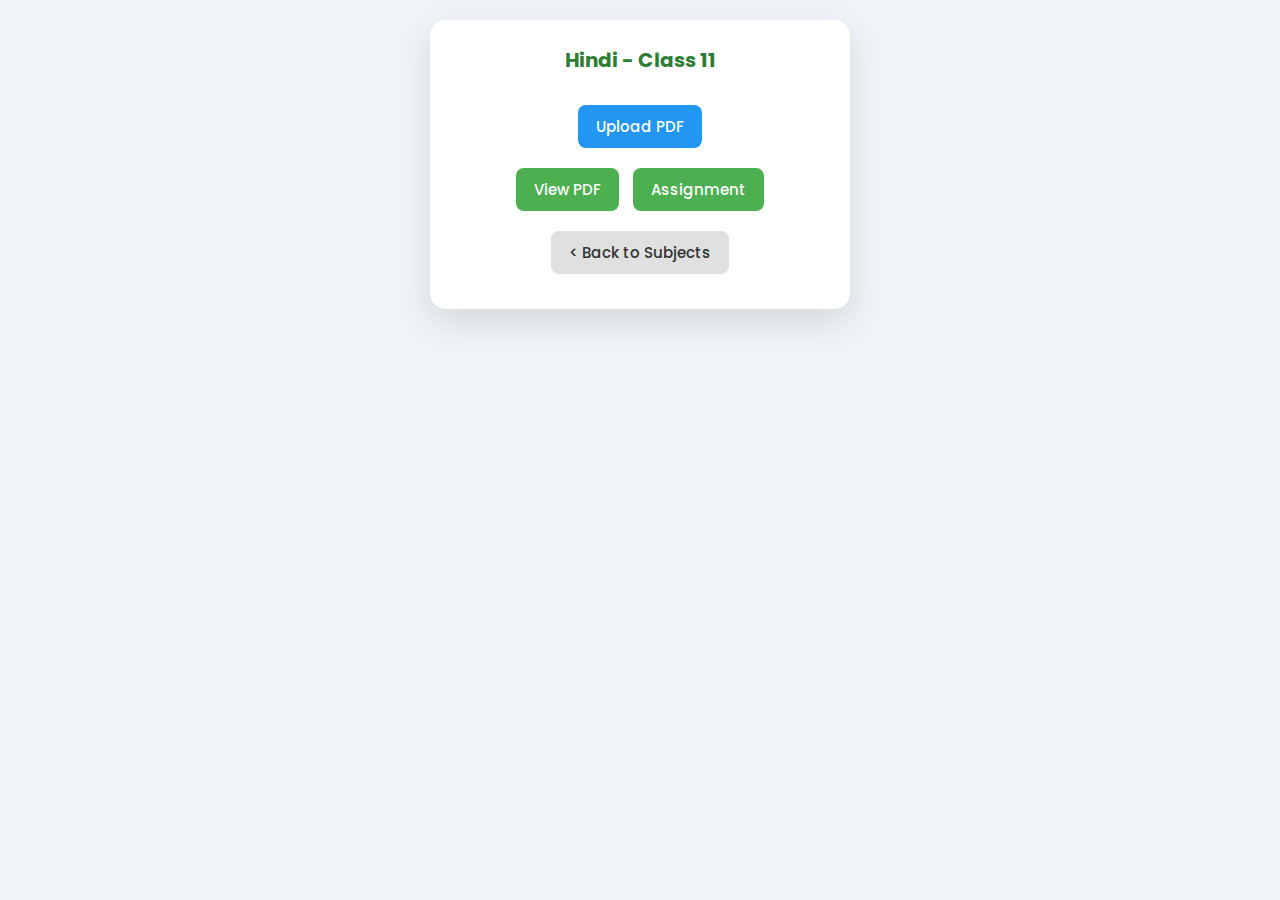
<file: hindiPdf.html>
<!DOCTYPE html>
<html lang="en">
<head>
  <meta charset="UTF-8">
  <title>Hindi - Class 11</title>
  <link rel="stylesheet" href="hindiPdf.css">
</head>
<body>

  <div class="container">
    <h1>Hindi - Class 11</h1>

    <!-- Upload PDF (Teacher) -->
    <form action="upload.php" method="post" enctype="multipart/form-data">
      <label class="upload-btn">
        Upload PDF
        <input type="file" name="hindi_pdf" onchange="this.form.submit()">
      </label>
    </form>

    <!-- View PDF (Student) -->
    <a href="pdf/hindi.pdf" target="_blank" class="view-btn">View PDF</a>

    <!-- Assignment -->
    <a href="assignments/hindi_assignment.pdf" target="_blank" class="view-btn">Assignment</a>

    <!-- Back button -->
    <a href="index.html" class="back-btn">&lt; Back to Subjects</a>
  </div>

</body>
</html>
</file>
<file: style.css>
*{
  margin:0;
  padding:0;
  box-sizing:border-box;
  font-family: 'Poppins', Arial, sans-serif;
}

body{
  height:100vh;
  display:flex;
  justify-content:center;
  align-items:center;
  background: linear-gradient(135deg, #2b5876, #4e4376);
}

/* Center container */
.login-container{
  width:100%;
  display:flex;
  justify-content:center;
  align-items:center;
}

/* Card style */
.login-card{
  background:#fff;
  padding:40px 30px;
  border-radius:12px;
  box-shadow: 0 15px 40px rgba(0,0,0,0.2);
  text-align:center;
  width:350px;
  transition: 0.3s;
}

.login-card:hover{
  transform: translateY(-5px);
}

/* Heading */
.login-card h2{
  color:#333;
  margin-bottom:25px;
  font-size:24px;
  letter-spacing:1px;
}

/* Input fields */
.login-card input{
  width:100%;
  padding:12px 15px;
  margin:10px 0;
  border:1px solid #ccc;
  border-radius:8px;
  outline:none;
  font-size:14px;
  transition: 0.3s;
}

.login-card input:focus{
  border-color: #00c853;
  box-shadow: 0 0 8px rgba(0,200,83,0.3);
}

/* Login button */
.login-card button{
  width:100%;
  padding:12px 0;
  border:none;
  border-radius:8px;
  background:#00c853;
  color:#fff;
  font-size:16px;
  font-weight:600;
  cursor:pointer;
  margin-top:15px;
  transition: 0.3s;
}

.login-card button:hover{
  background:#009624;
  box-shadow: 0 5px 15px rgba(0,150,36,0.3);
}

/* Forgot Password */
.forgot{
  margin-top:15px;
  font-size:13px;
  color:#555;
  text-decoration:underline;
  cursor:pointer;
  transition: 0.3s;
}

.forgot:hover{
  color:#00c853;
}

/* Shake animation for wrong login */
@keyframes shake {
  0% { transform: translateX(0); }
  20% { transform: translateX(-10px); }
  40% { transform: translateX(10px); }
  60% { transform: translateX(-10px); }
  80% { transform: translateX(10px); }
  100% { transform: translateX(0); }
}

.login-card.shake{
  animation: shake 0.5s;
}

/* Responsive */
@media(max-width:400px){
  .login-card{
    width:90%;
    padding:30px 20px;
  }
  .login-card h2{
    font-size:20px;
  }
  .login-card input, .login-card button{
    font-size:14px;
    padding:10px;
  }
}
</file>
<file: attendence.css>
*{
  margin:0;
  padding:0;
  box-sizing:border-box;
  font-family: 'Arial', sans-serif;
}

body{
  background: #f0f2f5;
  color: #333;
}

/* HEADER */
.header{
  background: #27ae60;
  color: white;
  text-align: center;
  padding: 20px 10px;
  box-shadow: 0 4px 8px rgba(0,0,0,0.1);
  border-bottom-left-radius: 10px;
  border-bottom-right-radius: 10px;
}

.header h1{
  font-size: 20px;
  font-weight: 700;
  letter-spacing: 1px;
}

/* CLASS INFO */
.class-info{
  background: #fff;
  text-align: center;
  padding: 12px 15px;
  font-weight: 600;
  margin: 15px 10px;
  border-radius: 8px;
  box-shadow: 0 2px 6px rgba(0,0,0,0.1);
  font-size: 16px;
}

/* DATE BOX */
.date-box{
  background: #fff;
  margin: 15px 10px;
  padding: 12px 15px;
  border-radius: 8px;
  display: flex;
  justify-content: space-between;
  align-items: center;
  box-shadow: 0 2px 6px rgba(0,0,0,0.05);
}

.date-box label{
  font-weight: 600;
  font-size: 14px;
}

.date-box input{
  padding: 8px 10px;
  border-radius: 6px;
  border: 1px solid #ccc;
  font-size: 14px;
}

/* SAVE BUTTON */
.date-box button{
  background: #27ae60;
  color: white;
  padding: 8px 16px;
  font-weight: 600;
  border-radius: 6px;
  cursor: pointer;
  border: none;
  transition: 0.3s;
}

.date-box button:hover{
  background: #219150;
}

/* TABLE CONTAINER */
.student-list{
  margin: 15px 10px;
  overflow-x: auto;
}

/* TABLE */
table{
  width: 100%;
  border-collapse: collapse;
  background: #fff;
  box-shadow: 0 4px 12px rgba(0,0,0,0.05);
  border-radius: 8px;
  overflow: hidden;
}

th, td{
  border: none;
  padding: 12px;
  text-align: center;
}

th{
  background: #27ae60;
  color: white;
  font-weight: 700;
  font-size: 14px;
  text-transform: uppercase;
}

tr:nth-child(even){
  background: #f9f9f9;
}

tr:hover{
  background: #eafaf1;
  transition: 0.3s;
}

/* BUTTONS IN TABLE */
button{
  padding: 6px 10px;
  margin: 2px;
  border: none;
  border-radius: 6px;
  color: white;
  font-weight: 600;
  cursor: pointer;
  font-size: 13px;
  transition: 0.3s;
}

button.present-btn{
  background: #27ae60;
}

button.present-btn:hover{
  background: #219150;
}

button.absent-btn{
  background: #e74c3c;
}

button.absent-btn:hover{
  background: #c0392b;
}

/* ACTIVE BUTTON STATES */
button.active.present-btn {
  background: #2ecc71; /* bright green */
  color: #fff;
}

button.active.absent-btn {
  background: #e74c3c; /* red */
  color: #fff;
}

/* STATUS TEXT */
.status-text{
  font-weight: 700;
  font-size: 14px;
}

/* MOBILE RESPONSIVE */
@media(max-width: 480px){
  th, td{
    padding: 8px;
    font-size: 12px;
  }
  button{
    padding: 4px 8px;
    font-size: 11px;
  }
  .date-box{
    flex-direction: column;
    gap: 8px;
    align-items: flex-start;
  }
}

.search-box {
    width: 90%;
    max-width: 600px;
    margin: 15px auto;
}

#searchInput {
    width: 100%;
    padding: 10px 12px;
    border-radius: 8px;
    border: 1px solid #ccc;
    font-size: 16px;
    outline: none;
    transition: 0.3s;
}

#searchInput:focus {
    border-color: #3498db;
    box-shadow: 0 0 8px rgba(52, 152, 219, 0.3);
}
</file>
<file: Fee12.css>
/* ======= General Styles ======= */
body {
    font-family: 'Segoe UI', Tahoma, Geneva, Verdana, sans-serif;
    background-color: #f4f6f8;
    margin: 0;
    padding: 0;
    color: #333;
}

.container {
    width: 95%;
    max-width: 1400px;
    margin: 40px auto;
    background-color: #fff;
    padding: 30px;
    border-radius: 12px;
    box-shadow: 0 4px 20px rgba(0,0,0,0.1);
}

h1 {
    text-align: center;
    margin-bottom: 30px;
    color: #2c3e50;
}

/* ======= Search Box ======= */
#searchInput {
    width: 100%;
    padding: 12px 15px;
    margin-bottom: 20px;
    border: 1px solid #ccc;
    border-radius: 8px;
    font-size: 16px;
    outline: none;
    transition: 0.3s;
}

#searchInput:focus {
    border-color: #3498db;
    box-shadow: 0 0 8px rgba(52, 152, 219, 0.3);
}

/* ======= Table Styles ======= */
table {
    width: 100%;
    border-collapse: collapse;
    font-size: 14px;
}

th, td {
    padding: 10px 12px;
    text-align: center;
    border-bottom: 1px solid #ddd;
}

th {
    background-color: #3498db;
    color: white;
    position: sticky;
    top: 0;
    z-index: 1;
}

tr:nth-child(even) {
    background-color: #f9f9f9;
}

tr:hover {
    background-color: #f1f7fc;
}

/* ======= Fee Status Styles ======= */
.Panding {
    color: #e67e22; /* orange for pending */
    font-weight: bold;
}

.Pnading {
    color: #e74c3c; /* red for pending typo */
    font-weight: bold;
}

/* ======= Responsive ======= */
@media (max-width: 768px) {
    table, th, td {
        font-size: 12px;
    }
    
    #searchInput {
        font-size: 14px;
        padding: 10px;
    }
}
</file>
<file: course.css>
/* Google Font */
@import url('https://fonts.googleapis.com/css2?family=Poppins:wght@300;400;500;600;700&display=swap');

/* Reset */
* {
  margin: 0;
  padding: 0;
  box-sizing: border-box;
  font-family: 'Poppins', sans-serif;
}

/* Body */
body {
  background: #f0f4f8;
  display: flex;
  justify-content: center;
  padding: 20px;
}

/* Container */
.container {
  width: 100%;
  max-width: 420px;
  background: #fff;
  border-radius: 16px;
  padding: 20px;
  box-shadow: 0 8px 25px rgba(0,0,0,0.1);
}

/* Titles */
.school-name {
  text-align: center;
  font-size: 20px;
  font-weight: 600;
  color: #2e7d32;
  margin-bottom: 4px;
}

.class-title {
  text-align: center;
  font-size: 16px;
  color: #555;
  margin-bottom: 18px;
}

/* Subject List */
.subject-list {
  list-style: none;
}

.subject-list li {
  margin-bottom: 12px;
}

.subject-list li a {
  display: flex;
  justify-content: space-between;
  align-items: center;
  padding: 14px 18px;
  background: #f7f9fc;
  border-radius: 12px;
  text-decoration: none;
  color: #333;
  font-weight: 500;
  font-size: 15px;
  transition: 0.3s;
}

.subject-list li a:hover {
  background: #e0f2f1;
  transform: translateX(2px);
}

/* Arrow */
.arrow {
  font-weight: 700;
  color: #2e7d32;
}

/* Responsive */
@media (max-width: 480px) {
  .container {
    padding: 18px;
  }

  .school-name {
    font-size: 18px;
  }

  .class-title {
    font-size: 15px;
  }

  .subject-list li a {
    font-size: 14px;
    padding: 12px 14px;
  }
}
</file>
<file: hindiPdf.css>
/* Google Font */
@import url('https://fonts.googleapis.com/css2?family=Poppins:wght@300;400;500;600;700&display=swap');

/* Reset */
* {
  margin: 0;
  padding: 0;
  box-sizing: border-box;
  font-family: 'Poppins', sans-serif;
}

/* Body */
body {
  background: #f0f4f8;
  display: flex;
  justify-content: center;
  padding: 20px;
}

/* Container */
.container {
  width: 100%;
  max-width: 420px;
  background: #fff;
  border-radius: 16px;
  padding: 25px 20px;
  box-shadow: 0 12px 35px rgba(0,0,0,0.12);
  text-align: center;
}

/* Titles */
h1 {
  font-size: 20px;
  color: #2e7d32;
  margin-bottom: 20px;
}

/* Buttons */
.upload-btn, .view-btn, .back-btn {
  display: inline-block;
  padding: 10px 18px;
  margin: 10px 5px;
  font-size: 15px;
  font-weight: 500;
  border-radius: 8px;
  text-decoration: none;
  border: none;
  cursor: pointer;
  transition: 0.3s;
}

/* Upload button */
.upload-btn {
  background-color: #2196F3;
  color: white;
}

.upload-btn:hover {
  background-color: #1976d2;
}

/* View / Assignment button */
.view-btn {
  background-color: #4CAF50;
  color: white;
}

.view-btn:hover {
  background-color: #388e3c;
}

/* Back button */
.back-btn {
  background-color: #e0e0e0;
  color: #333;
}

.back-btn:hover {
  background-color: #cfcfcf;
}

/* Hide file input */
input[type="file"] {
  display: none;
}

/* Responsive */
@media (max-width: 480px) {
  .container {
    padding: 18px;
  }

  h1 {
    font-size: 18px;
  }

  .upload-btn, .view-btn, .back-btn {
    width: 100%;
    margin: 8px 0;
  }
}
</file>
